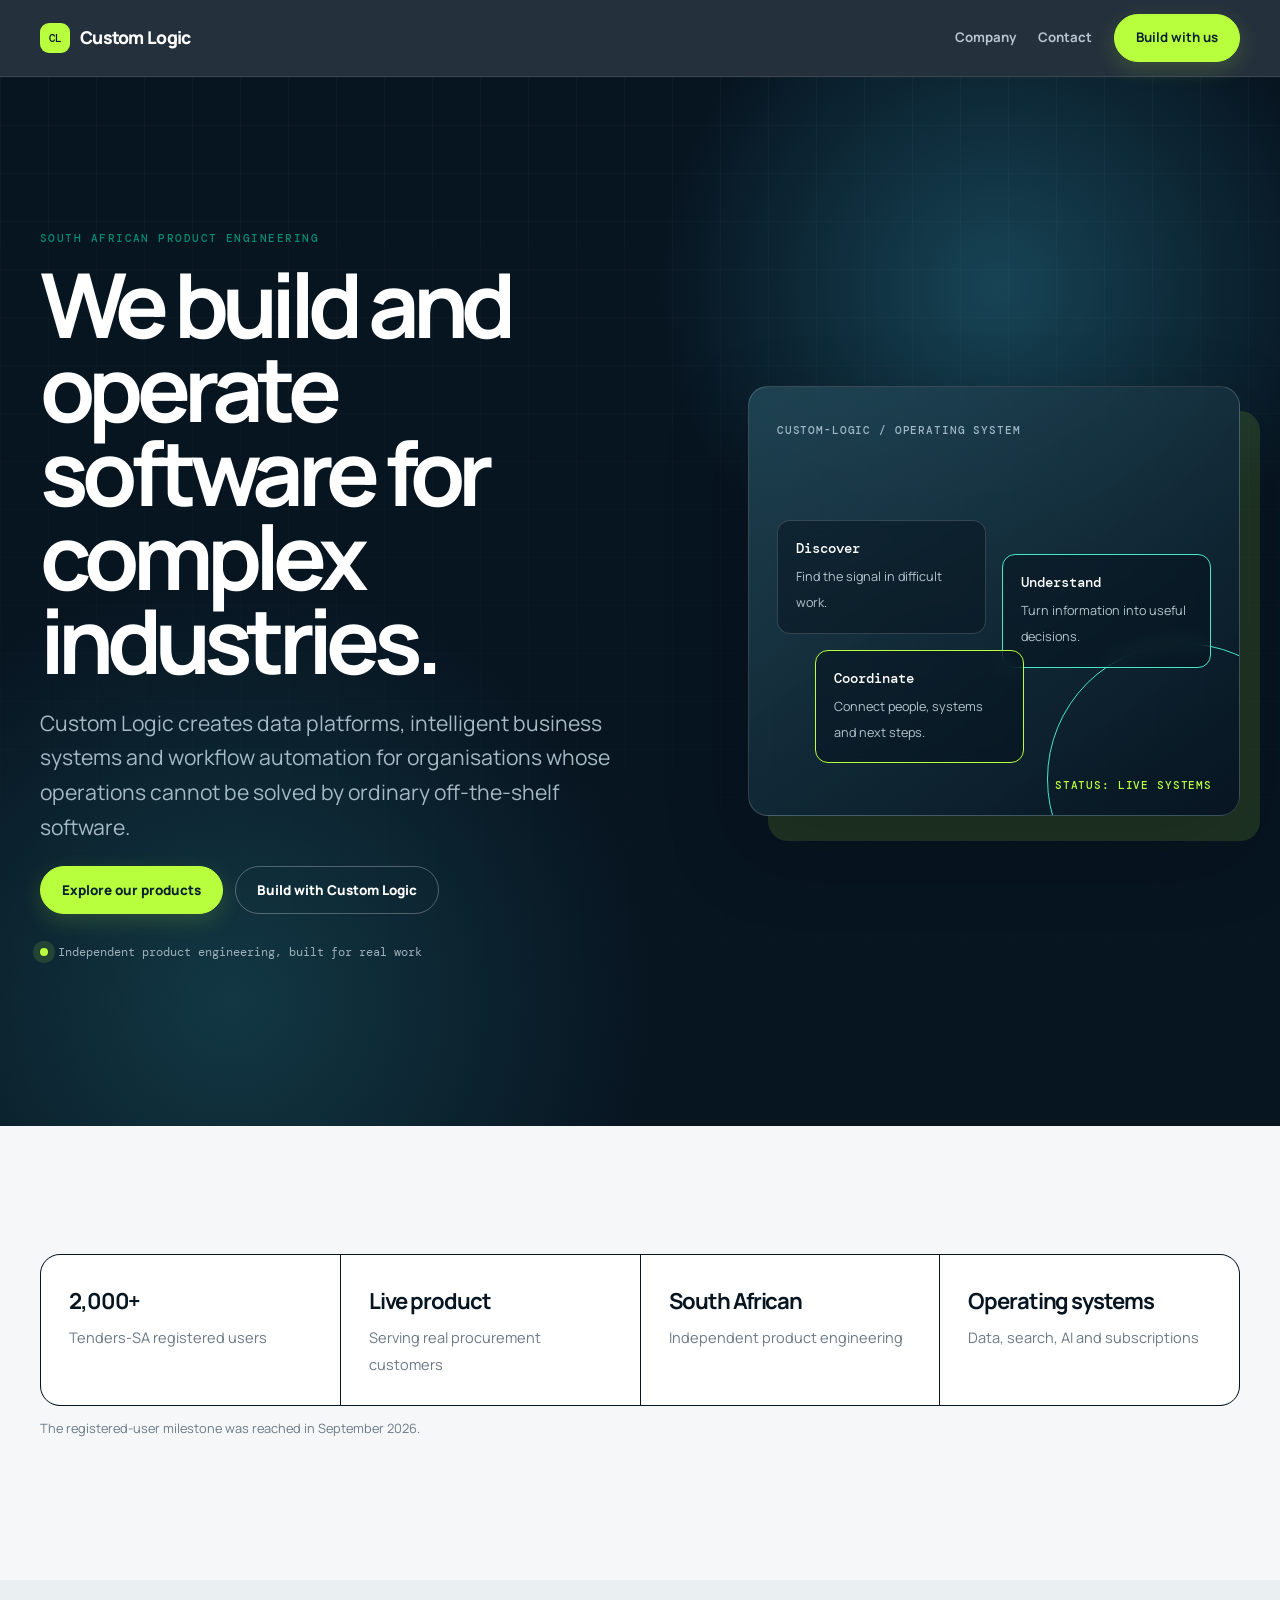
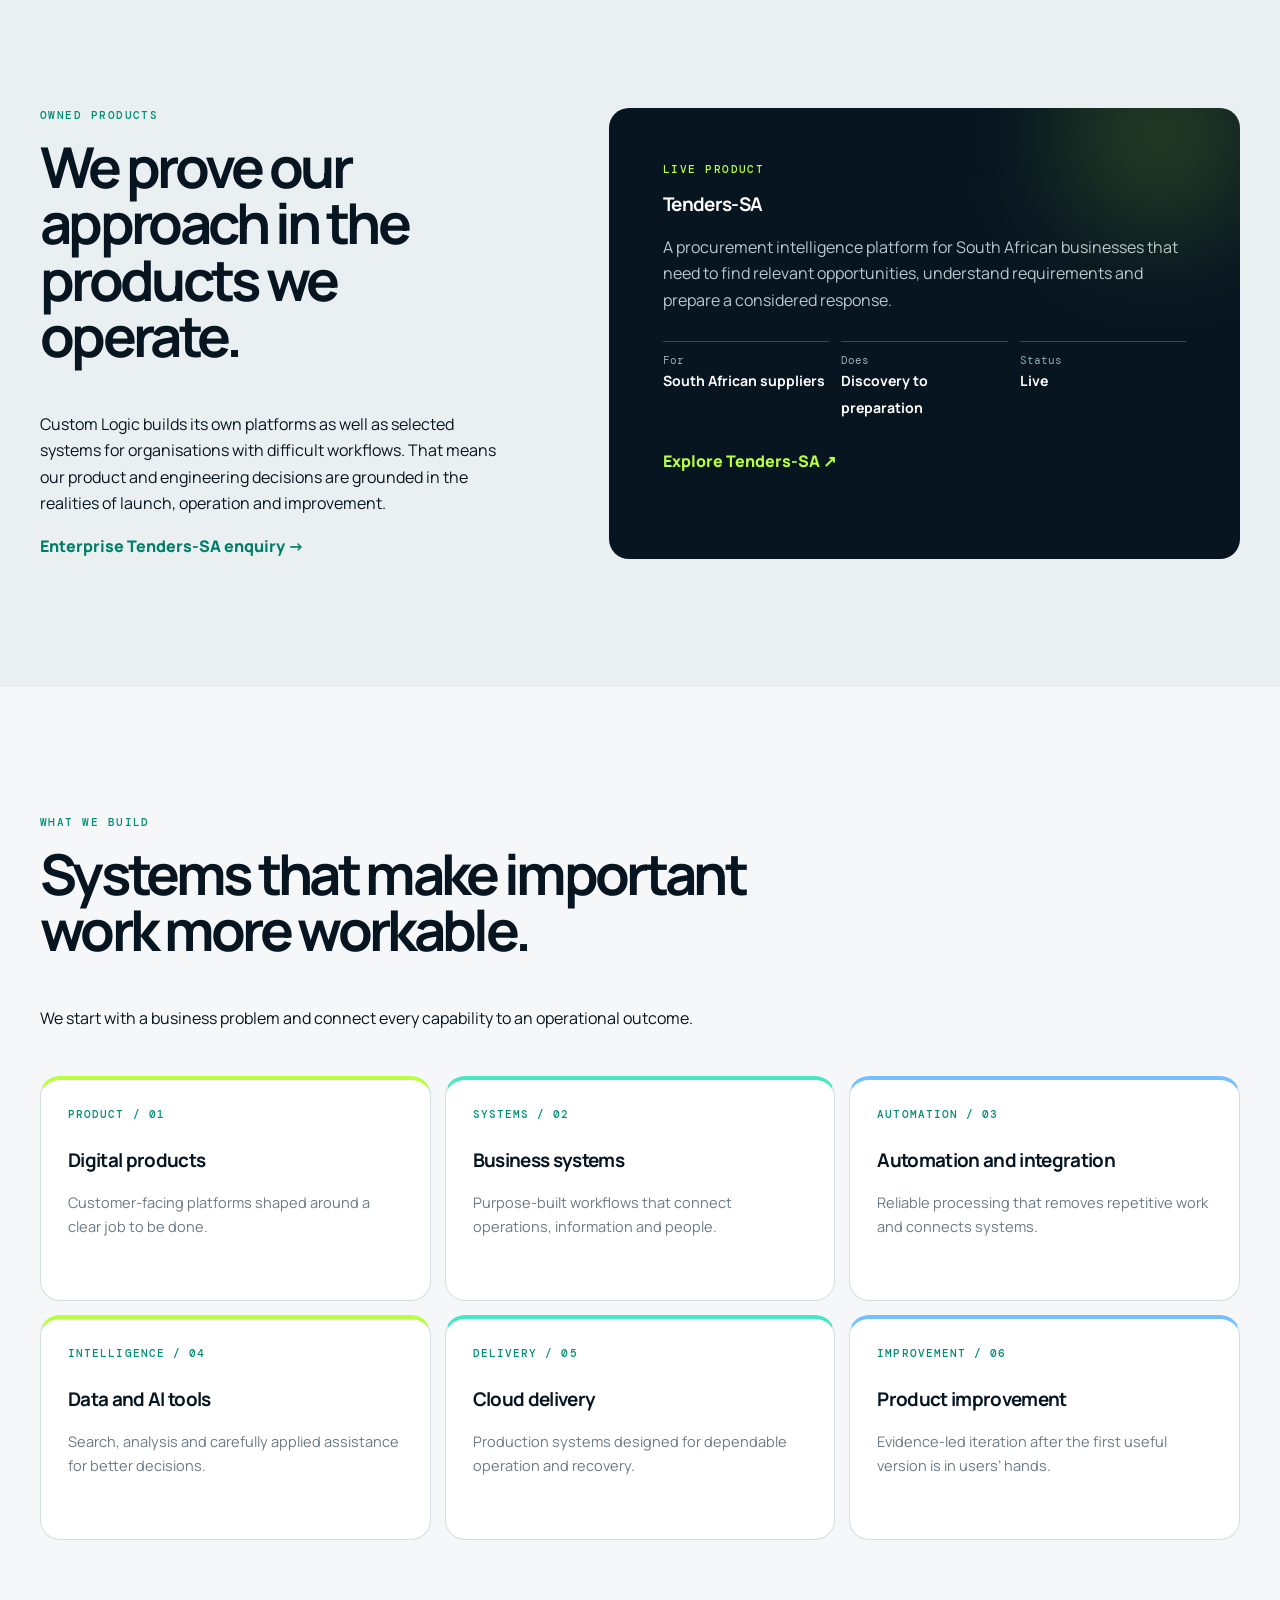
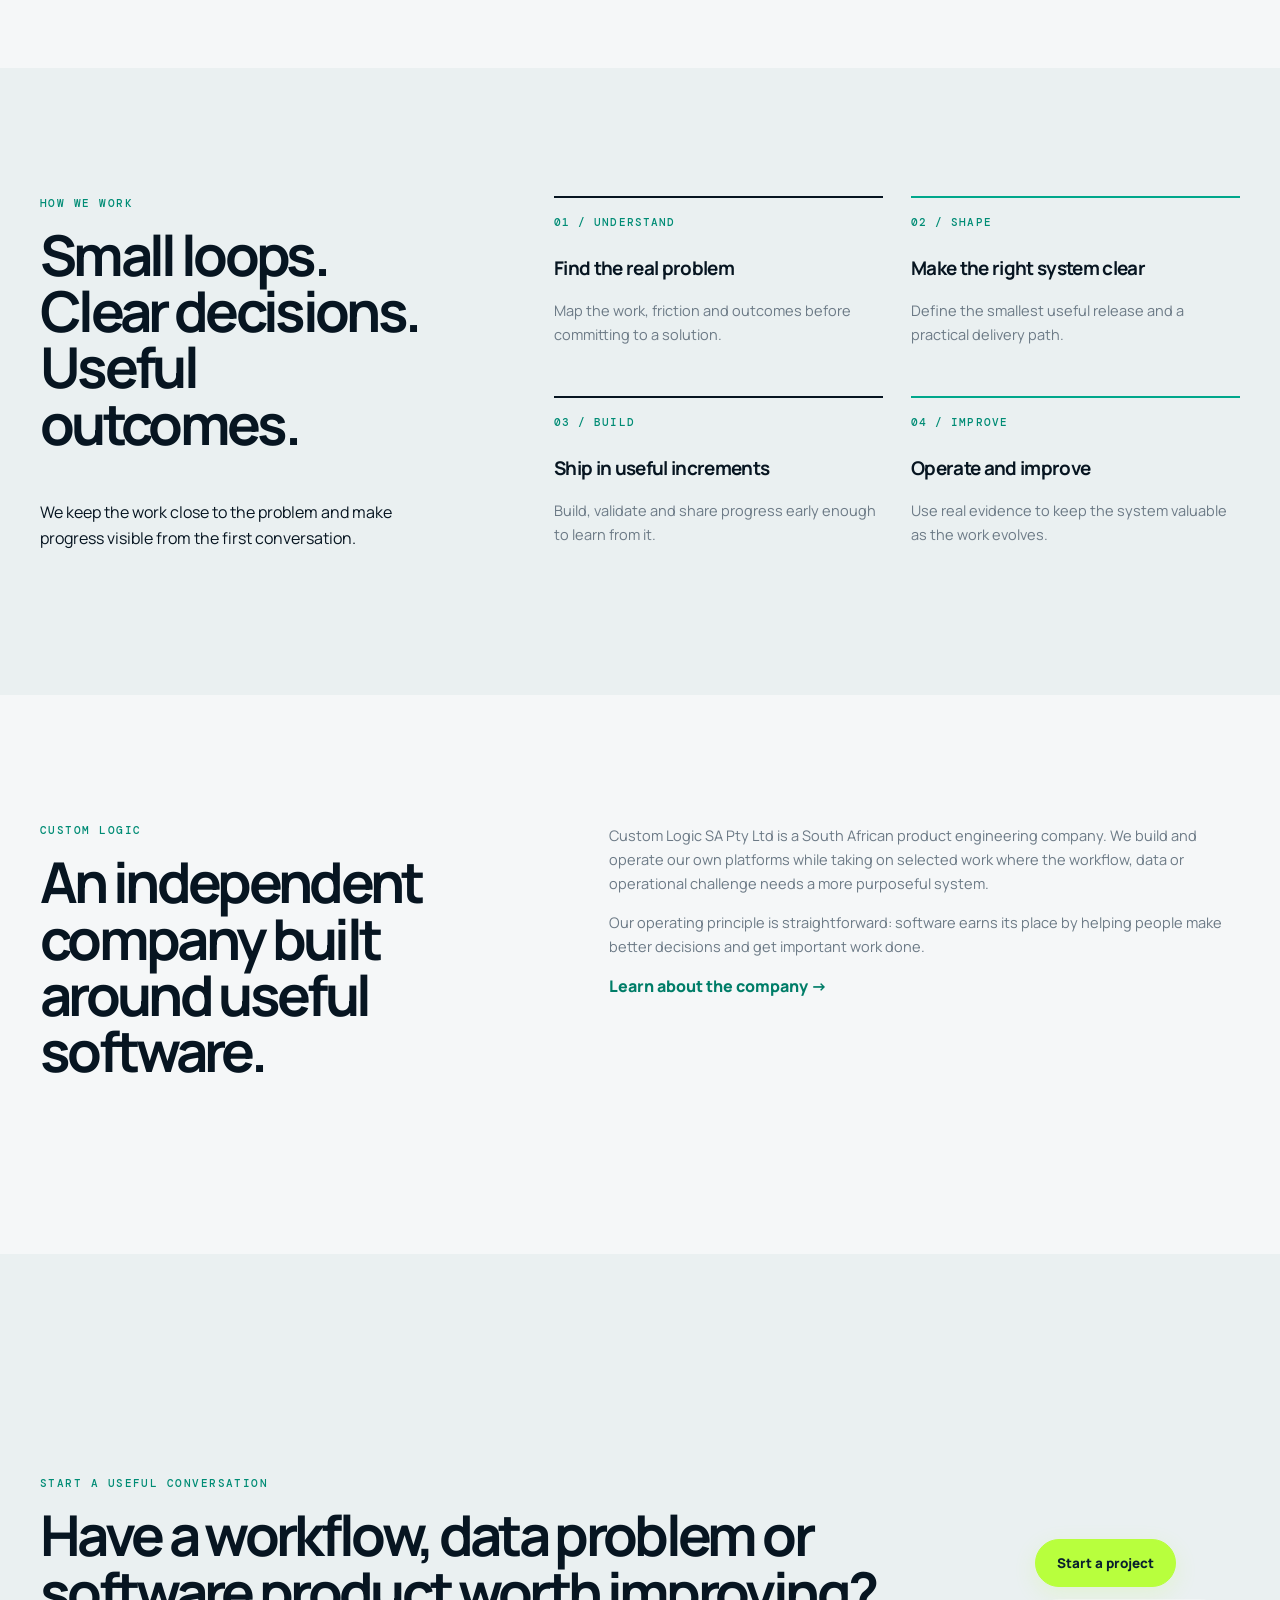
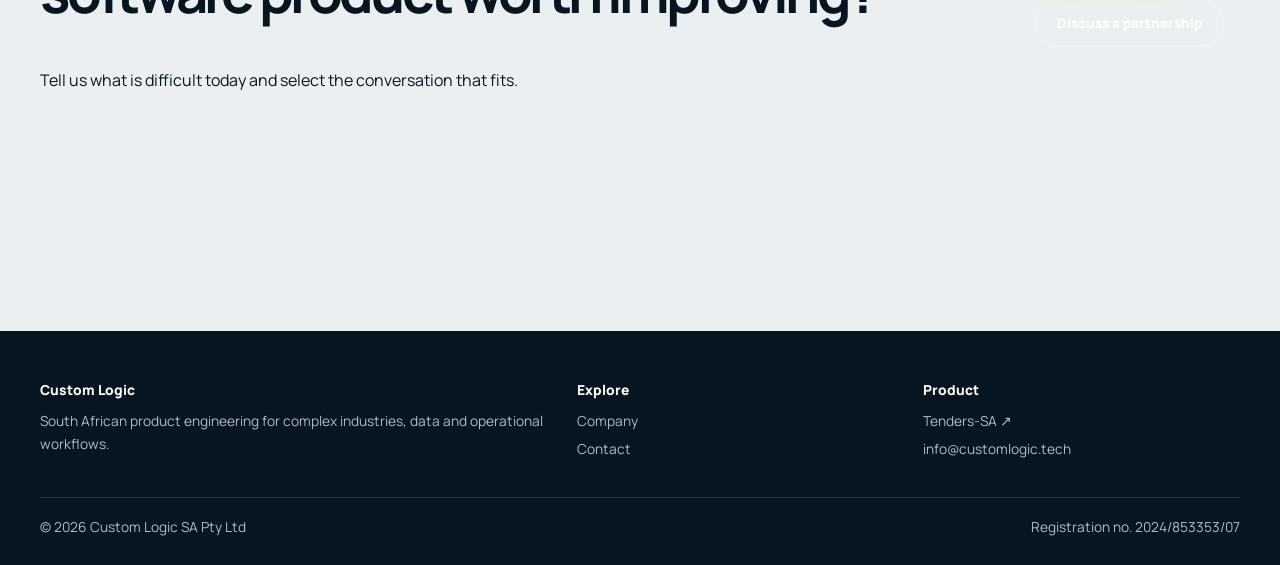
<file: index.html>
<!doctype html><html lang="en"><head><meta charset="utf-8"><meta name="viewport" content="width=device-width,initial-scale=1"><meta name="description" content="Custom Logic builds and operates data platforms, business systems and automation for complex industries."><link rel="canonical" href="https://customlogic.tech/"><meta property="og:title" content="Custom Logic | Software for complex industries"><meta property="og:description" content="A South African product engineering company behind Tenders-SA."><meta property="og:url" content="https://customlogic.tech/"><meta property="og:type" content="website"><title>Custom Logic | Software for complex industries</title><link rel="stylesheet" href="/site.css"><script type="application/ld+json">{"@context":"https://schema.org","@type":"Organization","name":"Custom Logic SA Pty Ltd","url":"https://customlogic.tech/","description":"A South African product engineering company building and operating software for complex industries.","identifier":"2024/853353/07"}</script></head><body><a class="skip-link" href="#main">Skip to content</a><header class="site-header"><div class="wrap nav"><a class="brand" href="/" aria-label="Custom Logic home"><span class="brand-mark">CL</span>Custom Logic</a><button class="menu-button" type="button" data-menu-button aria-controls="primary-navigation" aria-expanded="false">Menu</button><nav id="primary-navigation" class="nav-links" data-menu data-open="false" aria-label="Primary navigation"><a href="/company/">Company</a><a href="/contact/">Contact</a><a class="button" href="/contact/?intent=build-product">Build with us</a></nav></div></header><main id="main"><section class="hero"><div class="wrap hero-grid"><div><p class="eyebrow">South African product engineering</p><h1>We build and operate software for complex industries.</h1><p class="lead">Custom Logic creates data platforms, intelligent business systems and workflow automation for organisations whose operations cannot be solved by ordinary off-the-shelf software.</p><div class="actions"><a class="button" href="#products">Explore our products</a><a class="button secondary" href="/contact/?intent=build-product">Build with Custom Logic</a></div><p class="signal">Independent product engineering, built for real work</p></div><div class="system-map" aria-label="Illustration of a connected product workflow"><span class="map-caption">custom-logic / operating system</span><div class="map-grid"><div class="map-card"><strong>Discover</strong><span>Find the signal in difficult work.</span></div><div class="map-card"><strong>Understand</strong><span>Turn information into useful decisions.</span></div><div class="map-card"><strong>Coordinate</strong><span>Connect people, systems and next steps.</span></div></div><span class="map-status">status: live systems</span></div></div></section><section class="section"><div class="wrap"><div class="proof" aria-label="Company proof"><div class="proof-item"><strong>2,000+</strong><span>Tenders-SA registered users</span></div><div class="proof-item"><strong>Live product</strong><span>Serving real procurement customers</span></div><div class="proof-item"><strong>South African</strong><span>Independent product engineering</span></div><div class="proof-item"><strong>Operating systems</strong><span>Data, search, AI and subscriptions</span></div></div><p class="help" style="margin-top:12px">The registered-user milestone was reached in September 2026.</p></div></section><section id="products" class="section section-muted"><div class="wrap product-preview"><div><p class="eyebrow">Owned products</p><h2>We prove our approach in the products we operate.</h2><p>Custom Logic builds its own platforms as well as selected systems for organisations with difficult workflows. That means our product and engineering decisions are grounded in the realities of launch, operation and improvement.</p><a class="link-arrow" href="/contact/?intent=enterprise-tenders">Enterprise Tenders-SA enquiry →</a></div><article class="product-panel"><p class="eyebrow">Live product</p><h3>Tenders-SA</h3><p>A procurement intelligence platform for South African businesses that need to find relevant opportunities, understand requirements and prepare a considered response.</p><div class="product-meta"><div><span>For</span><strong>South African suppliers</strong></div><div><span>Does</span><strong>Discovery to preparation</strong></div><div><span>Status</span><strong>Live</strong></div></div><a class="link-arrow" href="https://www.tenders-sa.org/" rel="noopener">Explore Tenders-SA ↗</a></article></div></section><section class="section"><div class="wrap"><div class="section-heading"><p class="eyebrow">What we build</p><h2>Systems that make important work more workable.</h2><p>We start with a business problem and connect every capability to an operational outcome.</p></div><div class="card-grid"><article class="card"><span class="card-tag">PRODUCT / 01</span><h3>Digital products</h3><p>Customer-facing platforms shaped around a clear job to be done.</p></article><article class="card"><span class="card-tag">SYSTEMS / 02</span><h3>Business systems</h3><p>Purpose-built workflows that connect operations, information and people.</p></article><article class="card"><span class="card-tag">AUTOMATION / 03</span><h3>Automation and integration</h3><p>Reliable processing that removes repetitive work and connects systems.</p></article><article class="card"><span class="card-tag">INTELLIGENCE / 04</span><h3>Data and AI tools</h3><p>Search, analysis and carefully applied assistance for better decisions.</p></article><article class="card"><span class="card-tag">DELIVERY / 05</span><h3>Cloud delivery</h3><p>Production systems designed for dependable operation and recovery.</p></article><article class="card"><span class="card-tag">IMPROVEMENT / 06</span><h3>Product improvement</h3><p>Evidence-led iteration after the first useful version is in users’ hands.</p></article></div></div></section><section class="section section-muted"><div class="wrap method"><div><p class="eyebrow">How we work</p><h2>Small loops. Clear decisions. Useful outcomes.</h2><p>We keep the work close to the problem and make progress visible from the first conversation.</p></div><div class="steps"><article class="step"><span class="step-num">01 / UNDERSTAND</span><h3>Find the real problem</h3><p>Map the work, friction and outcomes before committing to a solution.</p></article><article class="step"><span class="step-num">02 / SHAPE</span><h3>Make the right system clear</h3><p>Define the smallest useful release and a practical delivery path.</p></article><article class="step"><span class="step-num">03 / BUILD</span><h3>Ship in useful increments</h3><p>Build, validate and share progress early enough to learn from it.</p></article><article class="step"><span class="step-num">04 / IMPROVE</span><h3>Operate and improve</h3><p>Use real evidence to keep the system valuable as the work evolves.</p></article></div></div></section><section class="section"><div class="wrap story"><div><p class="eyebrow">Custom Logic</p><h2>An independent company built around useful software.</h2></div><div class="story-copy"><p>Custom Logic SA Pty Ltd is a South African product engineering company. We build and operate our own platforms while taking on selected work where the workflow, data or operational challenge needs a more purposeful system.</p><p>Our operating principle is straightforward: software earns its place by helping people make better decisions and get important work done.</p><a class="link-arrow" href="/company/">Learn about the company →</a></div></div></section><section class="section section-muted"><div class="wrap cta"><div class="cta-copy"><p class="eyebrow">Start a useful conversation</p><h2>Have a workflow, data problem or software product worth improving?</h2><p>Tell us what is difficult today and select the conversation that fits.</p></div><div class="actions"><a class="button" href="/contact/">Start a project</a><a class="button secondary" href="/contact/?intent=partnership">Discuss a partnership</a></div></div></section></main><footer><div class="wrap footer-grid"><div><span class="footer-title">Custom Logic</span><p>South African product engineering for complex industries, data and operational workflows.</p></div><div><span class="footer-title">Explore</span><a href="/company/">Company</a><a href="/contact/">Contact</a></div><div><span class="footer-title">Product</span><a href="https://www.tenders-sa.org/" rel="noopener">Tenders-SA ↗</a><a href="mailto:info@customlogic.tech">info@customlogic.tech</a></div></div><div class="wrap footer-bottom"><span>© 2026 Custom Logic SA Pty Ltd</span><span>Registration no. 2024/853353/07</span></div></footer><script src="/site.js"></script></body></html>
</file>
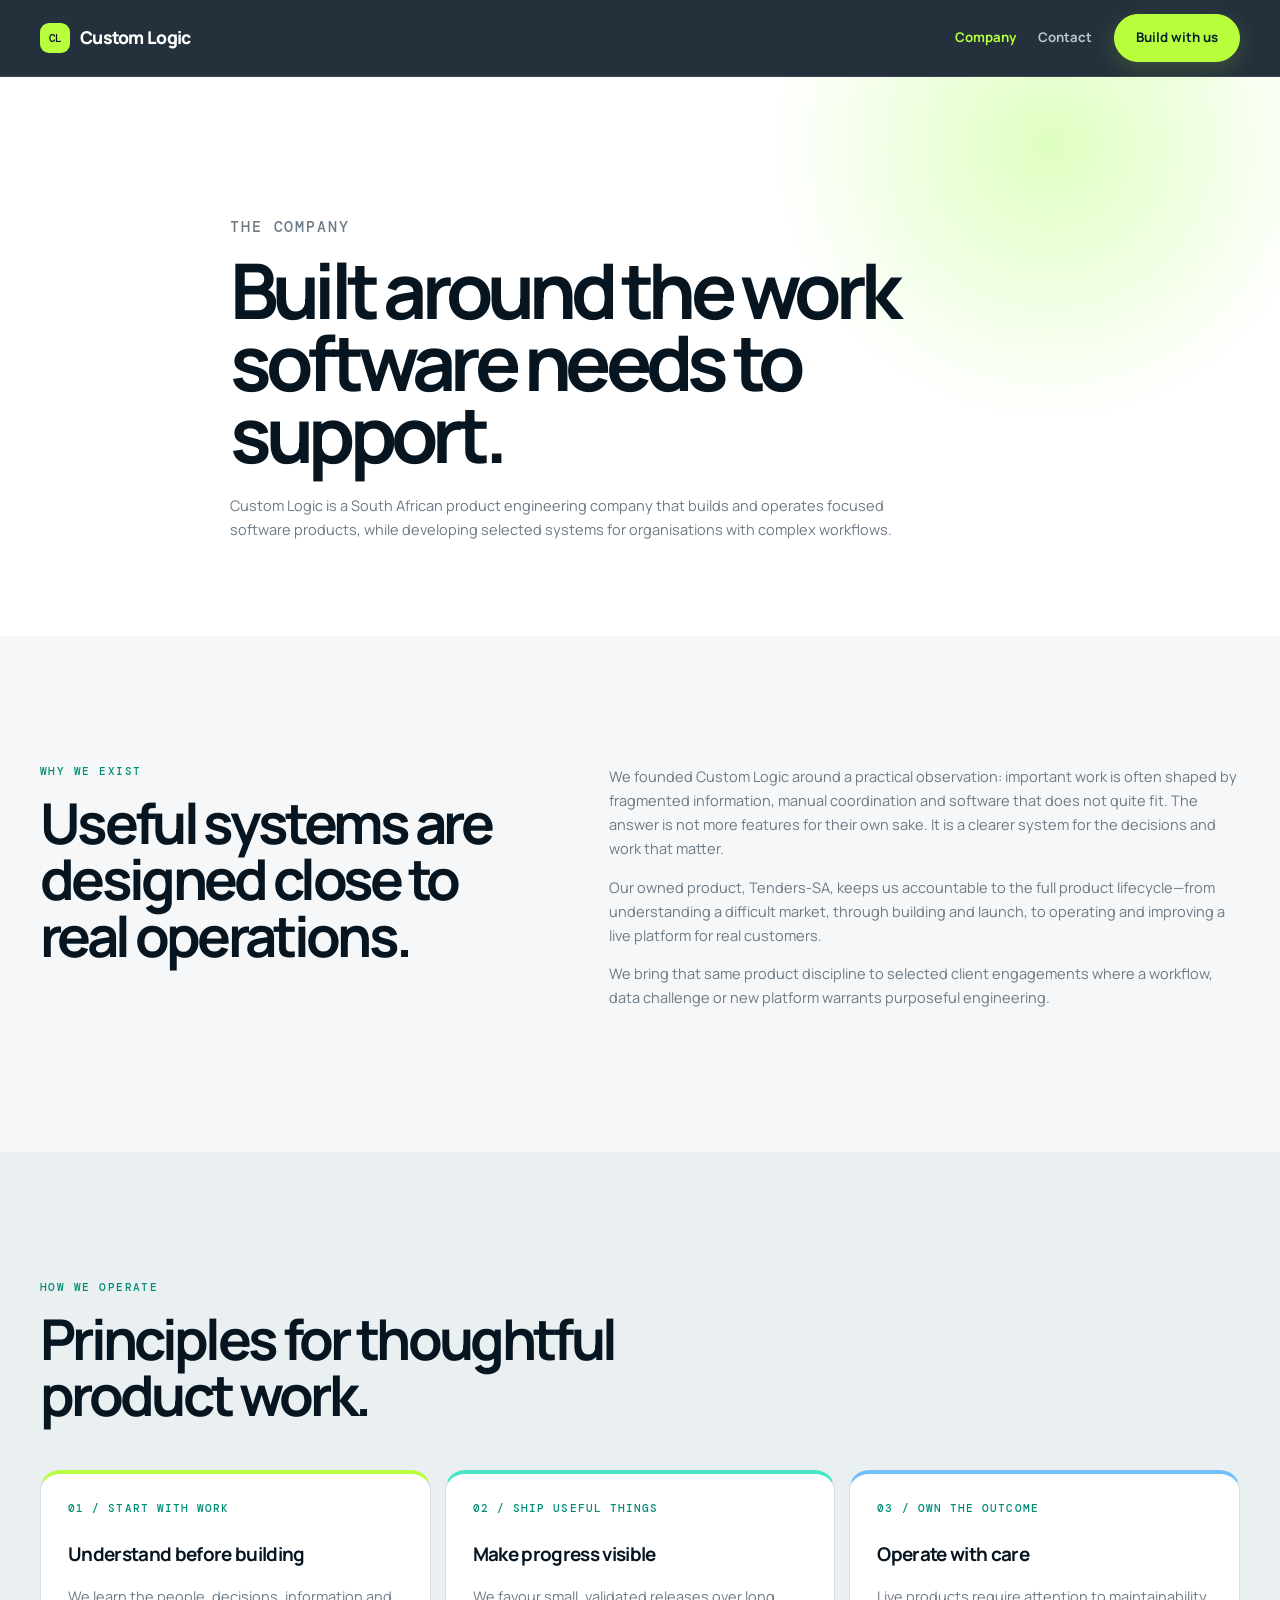
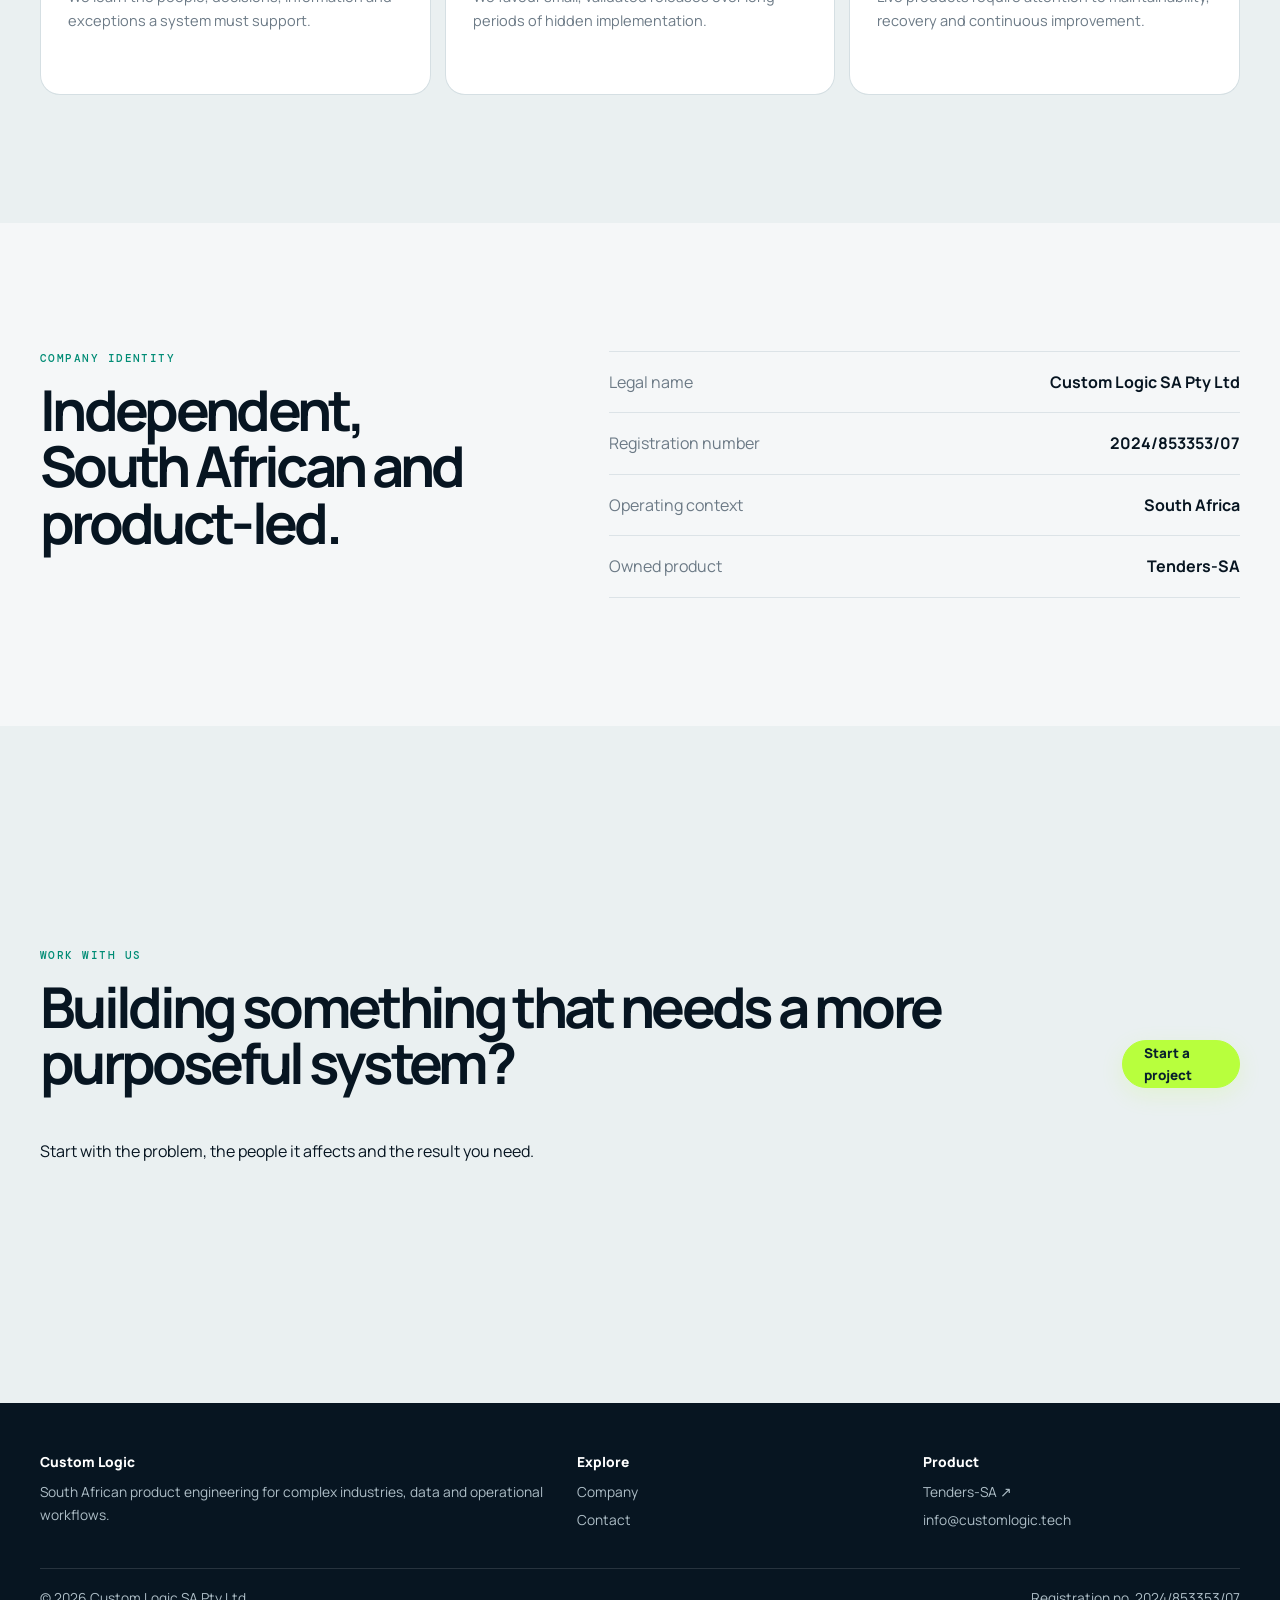
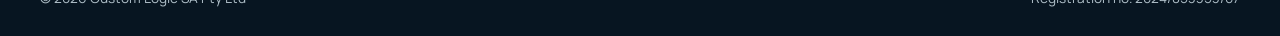
<file: company/index.html>
<!doctype html><html lang="en"><head><meta charset="utf-8"><meta name="viewport" content="width=device-width,initial-scale=1"><meta name="description" content="Learn about Custom Logic, a South African company that builds and operates software for complex workflows."><link rel="canonical" href="https://customlogic.tech/company/"><title>Company | Custom Logic</title><link rel="stylesheet" href="/site.css"></head><body><a class="skip-link" href="#main">Skip to content</a><header class="site-header"><div class="wrap nav"><a class="brand" href="/" aria-label="Custom Logic home"><span class="brand-mark">CL</span>Custom Logic</a><button class="menu-button" type="button" data-menu-button aria-controls="primary-navigation" aria-expanded="false">Menu</button><nav id="primary-navigation" class="nav-links" data-menu data-open="false" aria-label="Primary navigation"><a aria-current="page" href="/company/">Company</a><a href="/contact/">Contact</a><a class="button" href="/contact/?intent=build-product">Build with us</a></nav></div></header><main id="main"><section class="page-hero"><div class="wrap page-intro"><p class="eyebrow">The company</p><h1>Built around the work software needs to support.</h1><p class="lead">Custom Logic is a South African product engineering company that builds and operates focused software products, while developing selected systems for organisations with complex workflows.</p></div></section><section class="section"><div class="wrap story"><div><p class="eyebrow">Why we exist</p><h2>Useful systems are designed close to real operations.</h2></div><div class="story-copy"><p>We founded Custom Logic around a practical observation: important work is often shaped by fragmented information, manual coordination and software that does not quite fit. The answer is not more features for their own sake. It is a clearer system for the decisions and work that matter.</p><p>Our owned product, Tenders-SA, keeps us accountable to the full product lifecycle—from understanding a difficult market, through building and launch, to operating and improving a live platform for real customers.</p><p>We bring that same product discipline to selected client engagements where a workflow, data challenge or new platform warrants purposeful engineering.</p></div></div></section><section class="section section-muted"><div class="wrap"><div class="section-heading"><p class="eyebrow">How we operate</p><h2>Principles for thoughtful product work.</h2></div><div class="card-grid"><article class="card"><span class="card-tag">01 / START WITH WORK</span><h3>Understand before building</h3><p>We learn the people, decisions, information and exceptions a system must support.</p></article><article class="card"><span class="card-tag">02 / SHIP USEFUL THINGS</span><h3>Make progress visible</h3><p>We favour small, validated releases over long periods of hidden implementation.</p></article><article class="card"><span class="card-tag">03 / OWN THE OUTCOME</span><h3>Operate with care</h3><p>Live products require attention to maintainability, recovery and continuous improvement.</p></article></div></div></section><section class="section"><div class="wrap story"><div><p class="eyebrow">Company identity</p><h2>Independent, South African and product-led.</h2></div><div class="company-facts"><div><span>Legal name</span><strong>Custom Logic SA Pty Ltd</strong></div><div><span>Registration number</span><strong>2024/853353/07</strong></div><div><span>Operating context</span><strong>South Africa</strong></div><div><span>Owned product</span><strong>Tenders-SA</strong></div></div></div></section><section class="section section-muted"><div class="wrap cta"><div class="cta-copy"><p class="eyebrow">Work with us</p><h2>Building something that needs a more purposeful system?</h2><p>Start with the problem, the people it affects and the result you need.</p></div><a class="button" href="/contact/?intent=build-product">Start a project</a></div></section></main><footer><div class="wrap footer-grid"><div><span class="footer-title">Custom Logic</span><p>South African product engineering for complex industries, data and operational workflows.</p></div><div><span class="footer-title">Explore</span><a href="/company/">Company</a><a href="/contact/">Contact</a></div><div><span class="footer-title">Product</span><a href="https://www.tenders-sa.org/" rel="noopener">Tenders-SA ↗</a><a href="mailto:info@customlogic.tech">info@customlogic.tech</a></div></div><div class="wrap footer-bottom"><span>© 2026 Custom Logic SA Pty Ltd</span><span>Registration no. 2024/853353/07</span></div></footer><script src="/site.js"></script></body></html>
</file>
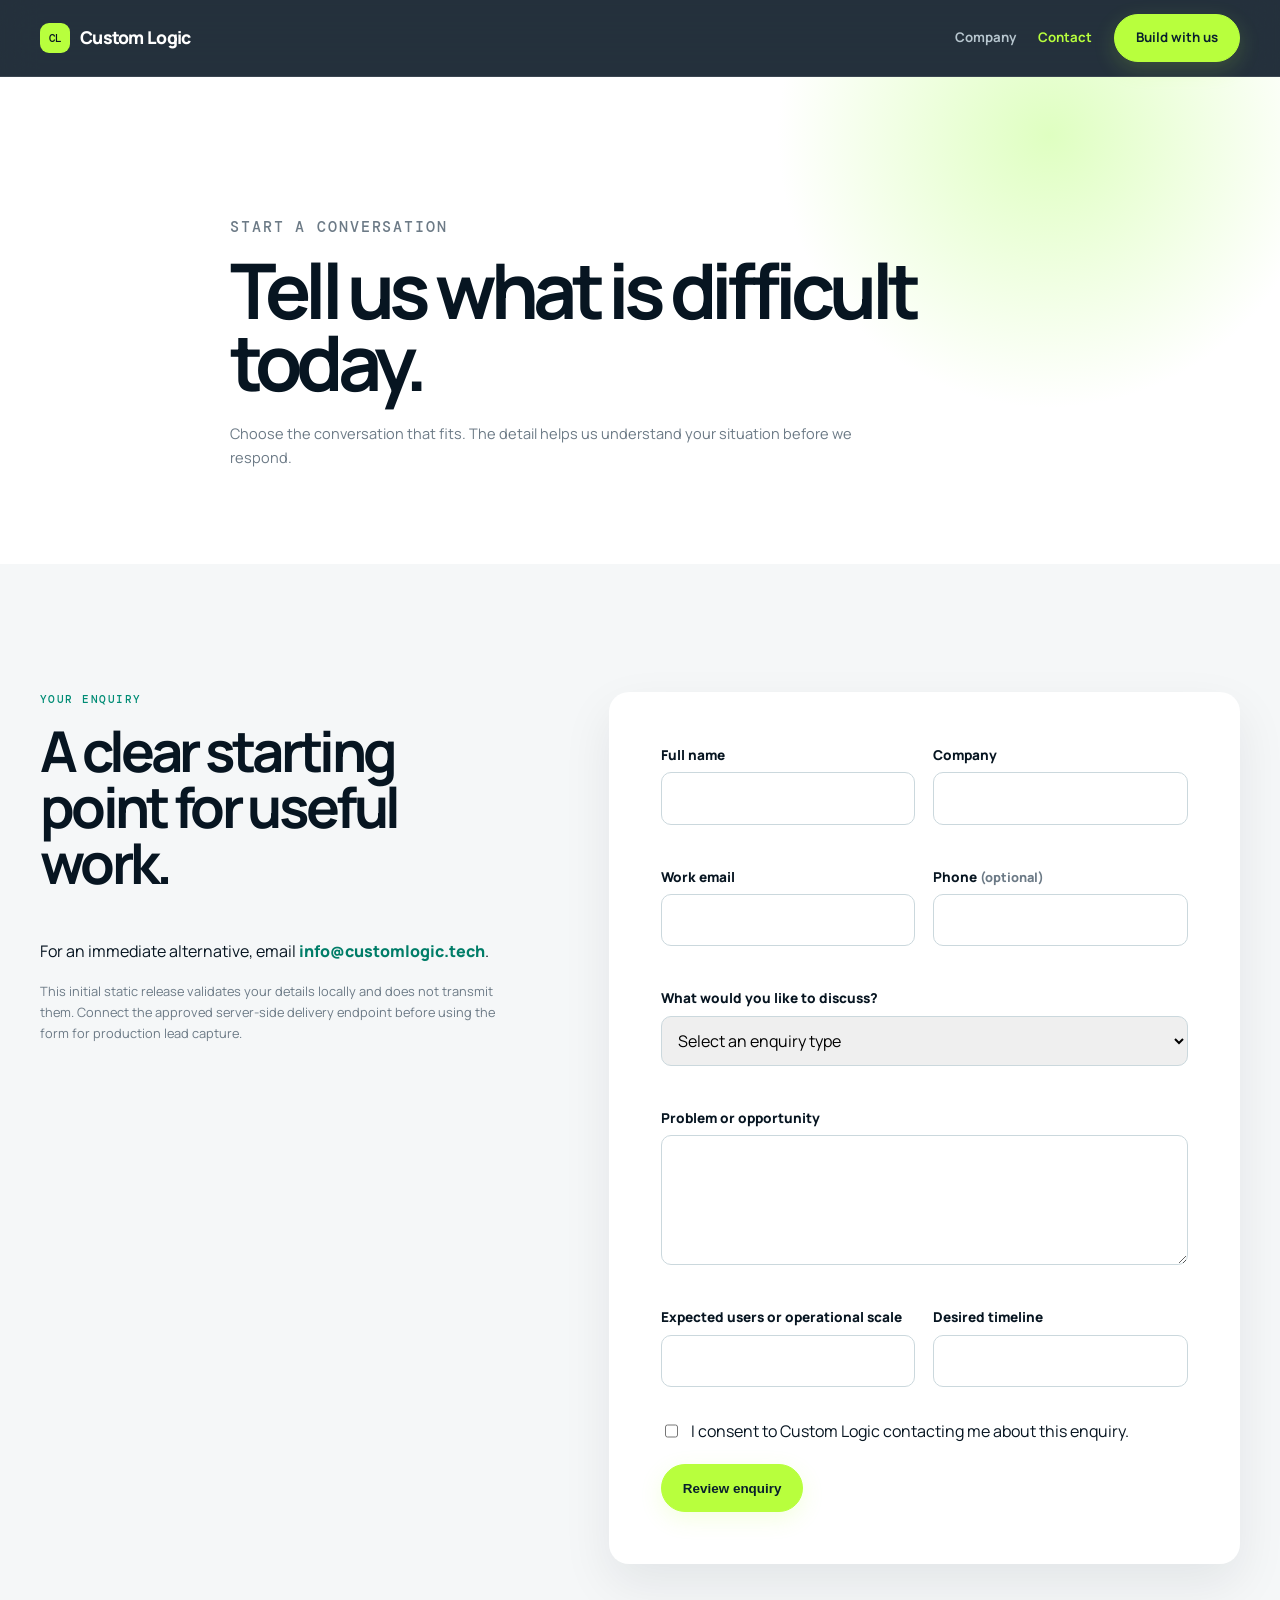
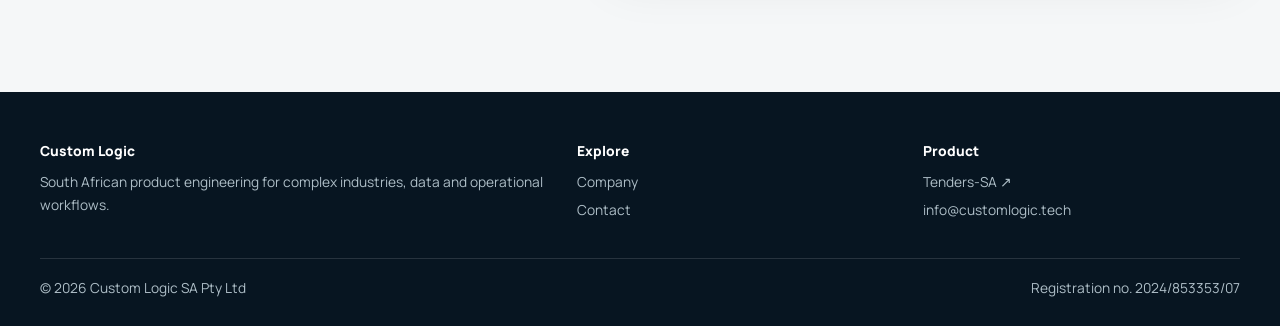
<file: contact/index.html>
<!doctype html><html lang="en"><head><meta charset="utf-8"><meta name="viewport" content="width=device-width,initial-scale=1"><meta name="description" content="Contact Custom Logic about a product, business system, partnership or Enterprise Tenders-SA enquiry."><link rel="canonical" href="https://customlogic.tech/contact/"><title>Contact | Custom Logic</title><link rel="stylesheet" href="/site.css"></head><body><a class="skip-link" href="#main">Skip to content</a><header class="site-header"><div class="wrap nav"><a class="brand" href="/" aria-label="Custom Logic home"><span class="brand-mark">CL</span>Custom Logic</a><button class="menu-button" type="button" data-menu-button aria-controls="primary-navigation" aria-expanded="false">Menu</button><nav id="primary-navigation" class="nav-links" data-menu data-open="false" aria-label="Primary navigation"><a href="/company/">Company</a><a aria-current="page" href="/contact/">Contact</a><a class="button" href="/contact/?intent=build-product">Build with us</a></nav></div></header><main id="main"><section class="page-hero"><div class="wrap page-intro"><p class="eyebrow">Start a conversation</p><h1>Tell us what is difficult today.</h1><p class="lead">Choose the conversation that fits. The detail helps us understand your situation before we respond.</p></div></section><section class="section"><div class="wrap contact-layout"><div><p class="eyebrow">Your enquiry</p><h2>A clear starting point for useful work.</h2><p>For an immediate alternative, email <a class="link-arrow" href="mailto:info@customlogic.tech">info@customlogic.tech</a>.</p><p class="help">This initial static release validates your details locally and does not transmit them. Connect the approved server-side delivery endpoint before using the form for production lead capture.</p></div><form class="form-shell" data-contact-form novalidate><div class="field-grid"><div class="field"><label for="name">Full name</label><input id="name" name="name" autocomplete="name" required><span class="error" id="name-error" aria-live="polite"></span></div><div class="field"><label for="company">Company</label><input id="company" name="company" autocomplete="organization" required><span class="error" id="company-error" aria-live="polite"></span></div><div class="field"><label for="email">Work email</label><input id="email" name="email" type="email" autocomplete="email" required><span class="error" id="email-error" aria-live="polite"></span></div><div class="field"><label for="phone">Phone <span class="help">(optional)</span></label><input id="phone" name="phone" type="tel" autocomplete="tel"><span class="error" id="phone-error" aria-live="polite"></span></div><div class="field full"><label for="intent">What would you like to discuss?</label><select id="intent" name="intent" required><option value="">Select an enquiry type</option><option value="build-product">Build a product</option><option value="improve-system">Improve an existing system</option><option value="partnership">Discuss a partnership</option><option value="enterprise-tenders">Enterprise Tenders-SA enquiry</option><option value="media-investment">Media or investment enquiry</option></select><span class="error" id="intent-error" aria-live="polite"></span></div><div class="field full"><label for="problem">Problem or opportunity</label><textarea id="problem" name="problem" required></textarea><span class="error" id="problem-error" aria-live="polite"></span></div><div class="field"><label for="scale">Expected users or operational scale</label><input id="scale" name="scale" required><span class="error" id="scale-error" aria-live="polite"></span></div><div class="field"><label for="timeline">Desired timeline</label><input id="timeline" name="timeline" required><span class="error" id="timeline-error" aria-live="polite"></span></div></div><label class="checkbox" for="consent"><input id="consent" name="consent" type="checkbox" required><span>I consent to Custom Logic contacting me about this enquiry.</span></label><span class="error" id="consent-error" aria-live="polite"></span><button class="button" type="submit">Review enquiry</button><div class="form-status" data-form-status tabindex="-1" hidden><strong>Your details are ready for review.</strong> This form is not yet connected to a delivery service; please send your enquiry to <a href="mailto:info@customlogic.tech">info@customlogic.tech</a> so we can respond.</div></form></div></section></main><footer><div class="wrap footer-grid"><div><span class="footer-title">Custom Logic</span><p>South African product engineering for complex industries, data and operational workflows.</p></div><div><span class="footer-title">Explore</span><a href="/company/">Company</a><a href="/contact/">Contact</a></div><div><span class="footer-title">Product</span><a href="https://www.tenders-sa.org/" rel="noopener">Tenders-SA ↗</a><a href="mailto:info@customlogic.tech">info@customlogic.tech</a></div></div><div class="wrap footer-bottom"><span>© 2026 Custom Logic SA Pty Ltd</span><span>Registration no. 2024/853353/07</span></div></footer><script src="/site.js"></script></body></html>
</file>
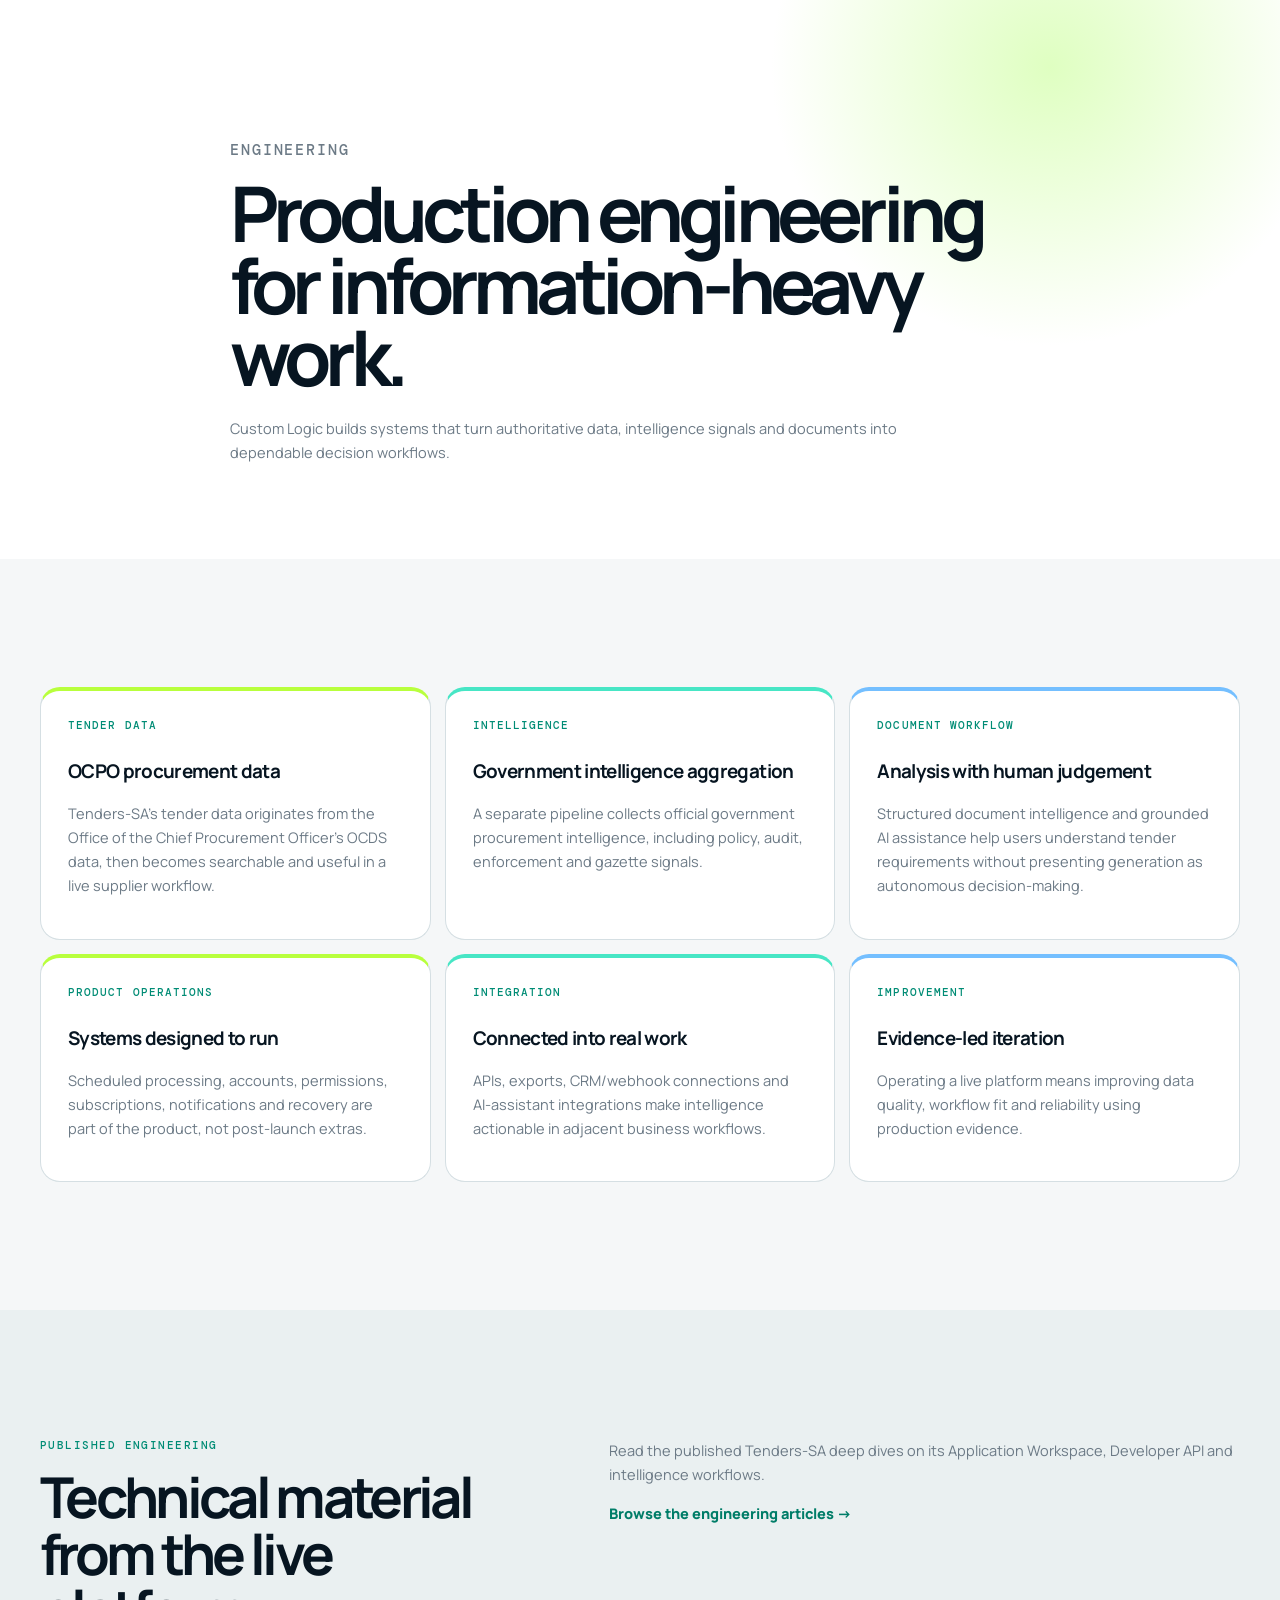
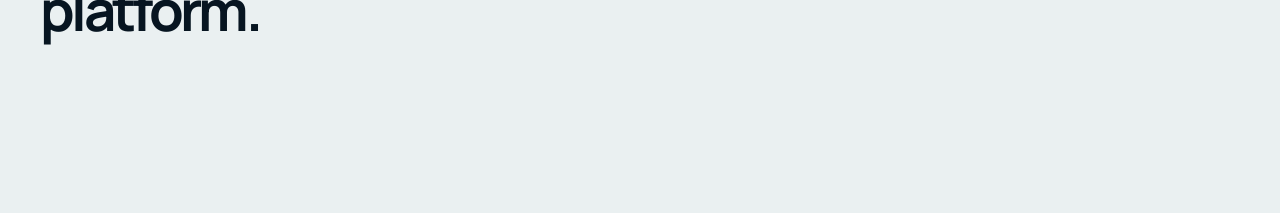
<file: engineering/index.html>
<!doctype html><html lang="en"><head><meta charset="utf-8"><meta name="viewport" content="width=device-width,initial-scale=1"><meta name="description" content="How Custom Logic engineers reliable procurement data, intelligence and AI-assisted workflow systems."><link rel="canonical" href="https://customlogic.tech/engineering/"><title>Engineering | Custom Logic</title><link rel="stylesheet" href="/site.css"></head><body><main><section class="page-hero"><div class="wrap page-intro"><p class="eyebrow">Engineering</p><h1>Production engineering for information-heavy work.</h1><p class="lead">Custom Logic builds systems that turn authoritative data, intelligence signals and documents into dependable decision workflows.</p></div></section><section class="section"><div class="wrap card-grid"><article class="card"><span class="card-tag">TENDER DATA</span><h3>OCPO procurement data</h3><p>Tenders-SA’s tender data originates from the Office of the Chief Procurement Officer’s OCDS data, then becomes searchable and useful in a live supplier workflow.</p></article><article class="card"><span class="card-tag">INTELLIGENCE</span><h3>Government intelligence aggregation</h3><p>A separate pipeline collects official government procurement intelligence, including policy, audit, enforcement and gazette signals.</p></article><article class="card"><span class="card-tag">DOCUMENT WORKFLOW</span><h3>Analysis with human judgement</h3><p>Structured document intelligence and grounded AI assistance help users understand tender requirements without presenting generation as autonomous decision-making.</p></article><article class="card"><span class="card-tag">PRODUCT OPERATIONS</span><h3>Systems designed to run</h3><p>Scheduled processing, accounts, permissions, subscriptions, notifications and recovery are part of the product, not post-launch extras.</p></article><article class="card"><span class="card-tag">INTEGRATION</span><h3>Connected into real work</h3><p>APIs, exports, CRM/webhook connections and AI-assistant integrations make intelligence actionable in adjacent business workflows.</p></article><article class="card"><span class="card-tag">IMPROVEMENT</span><h3>Evidence-led iteration</h3><p>Operating a live platform means improving data quality, workflow fit and reliability using production evidence.</p></article></div></section><section class="section section-muted"><div class="wrap story"><div><p class="eyebrow">Published engineering</p><h2>Technical material from the live platform.</h2></div><div class="story-copy"><p>Read the published Tenders-SA deep dives on its Application Workspace, Developer API and intelligence workflows.</p><p><a class="link-arrow" href="/insights/tenders-sa-engineering.html">Browse the engineering articles →</a></p></div></div></section></main></body></html>
</file>
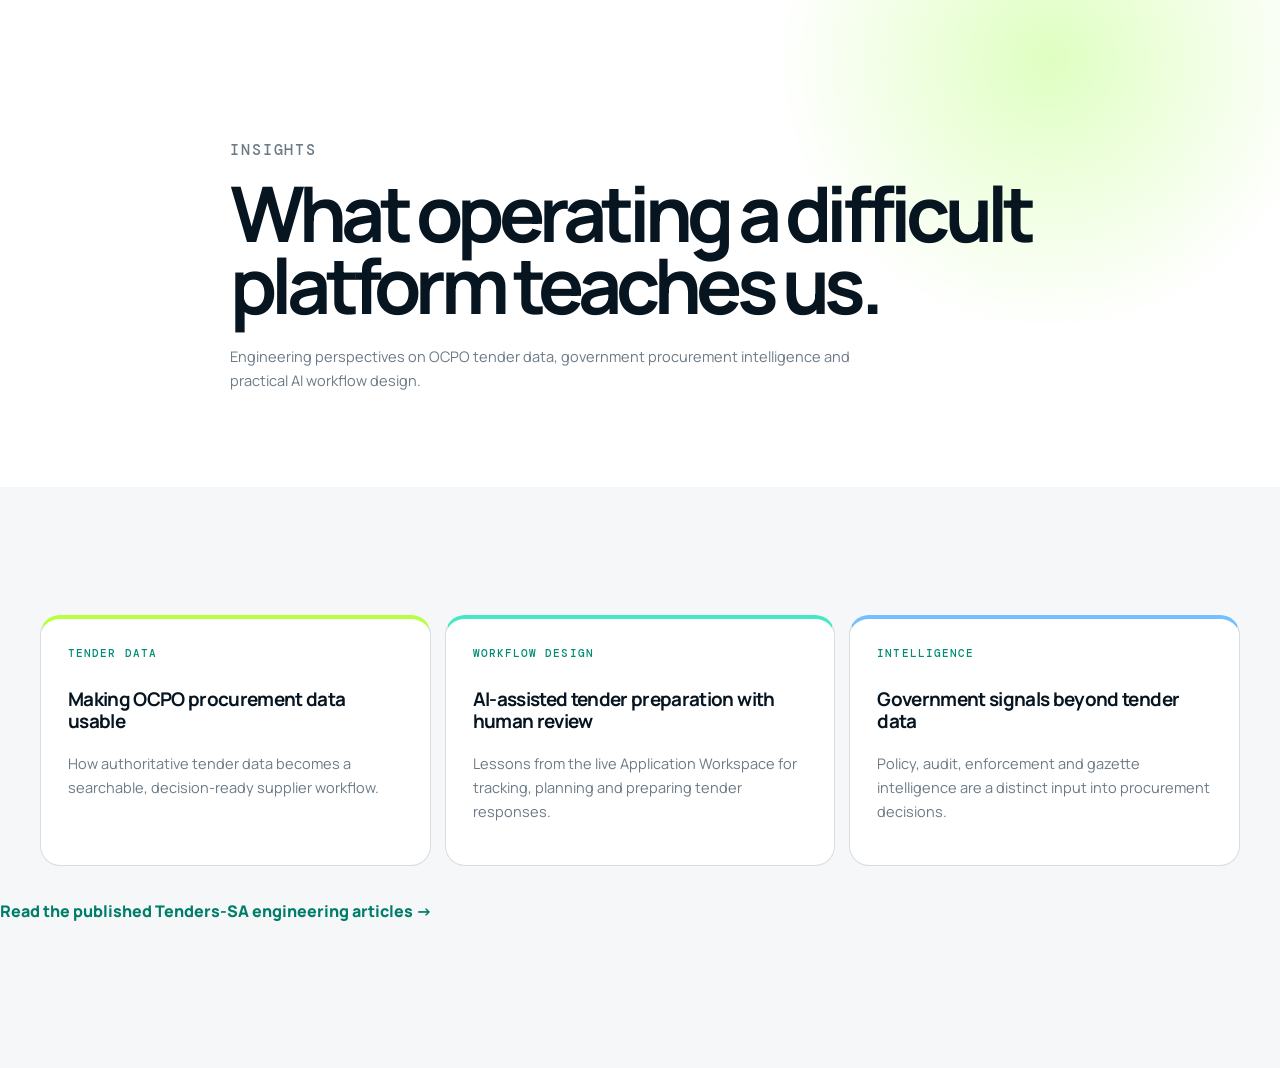
<file: insights/index.html>
<!doctype html><html lang="en"><head><meta charset="utf-8"><meta name="viewport" content="width=device-width,initial-scale=1"><meta name="description" content="Engineering insights from Custom Logic and the live Tenders-SA platform."><link rel="canonical" href="https://customlogic.tech/insights/"><title>Insights | Custom Logic</title><link rel="stylesheet" href="/site.css"></head><body><main><section class="page-hero"><div class="wrap page-intro"><p class="eyebrow">Insights</p><h1>What operating a difficult platform teaches us.</h1><p class="lead">Engineering perspectives on OCPO tender data, government procurement intelligence and practical AI workflow design.</p></div></section><section class="section"><div class="wrap card-grid"><article class="card"><span class="card-tag">TENDER DATA</span><h3>Making OCPO procurement data usable</h3><p>How authoritative tender data becomes a searchable, decision-ready supplier workflow.</p></article><article class="card"><span class="card-tag">WORKFLOW DESIGN</span><h3>AI-assisted tender preparation with human review</h3><p>Lessons from the live Application Workspace for tracking, planning and preparing tender responses.</p></article><article class="card"><span class="card-tag">INTELLIGENCE</span><h3>Government signals beyond tender data</h3><p>Policy, audit, enforcement and gazette intelligence are a distinct input into procurement decisions.</p></article></div><p style="margin-top:32px"><a class="link-arrow" href="/insights/tenders-sa-engineering.html">Read the published Tenders-SA engineering articles →</a></p></div></section></main></body></html>
</file>
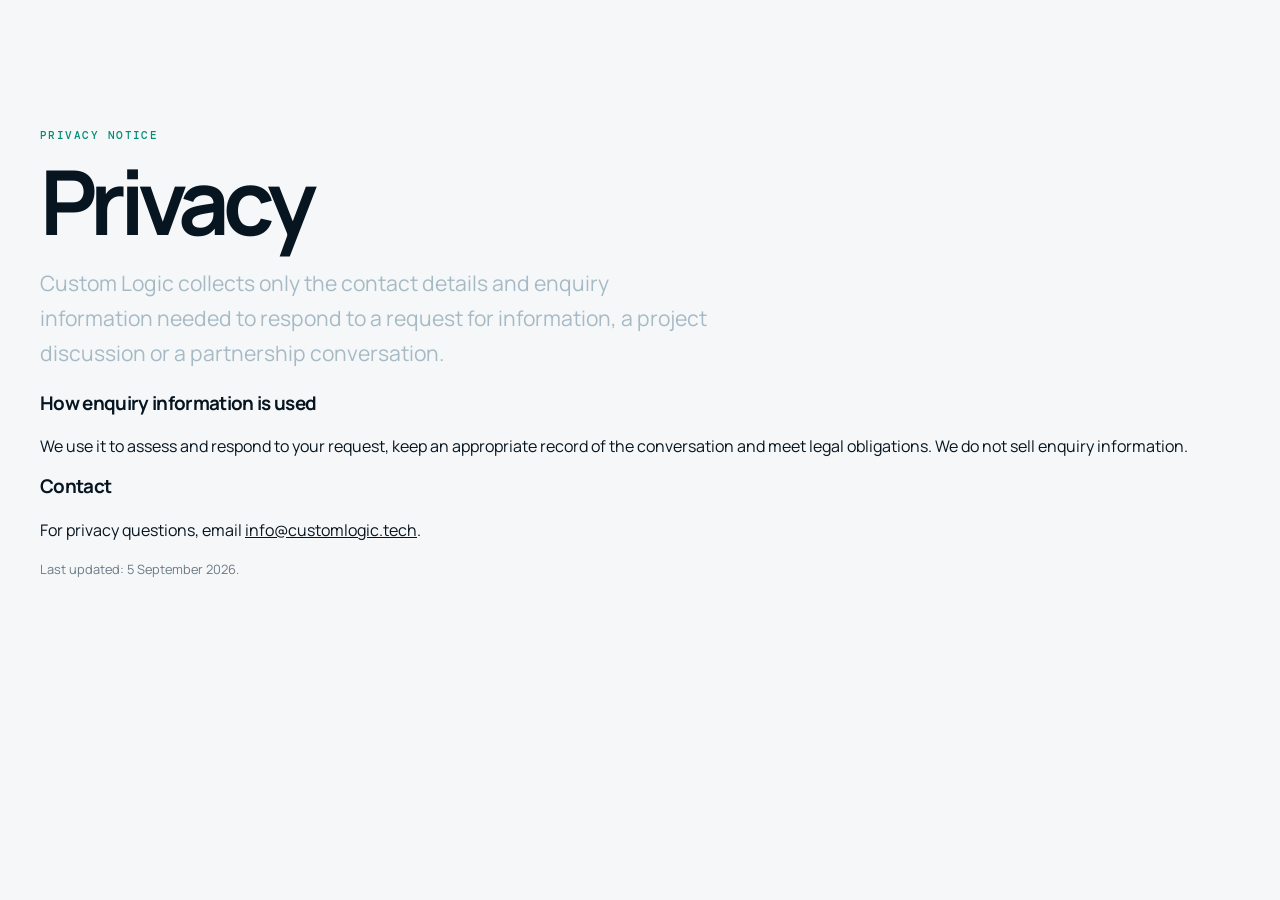
<file: privacy/index.html>
<!doctype html><html lang="en"><head><meta charset="utf-8"><meta name="viewport" content="width=device-width,initial-scale=1"><meta name="description" content="Custom Logic privacy notice."><link rel="canonical" href="https://customlogic.tech/privacy/"><title>Privacy | Custom Logic</title><link rel="stylesheet" href="/site.css"></head><body><main class="wrap section"><p class="eyebrow">Privacy notice</p><h1>Privacy</h1><p class="lead">Custom Logic collects only the contact details and enquiry information needed to respond to a request for information, a project discussion or a partnership conversation.</p><h3>How enquiry information is used</h3><p>We use it to assess and respond to your request, keep an appropriate record of the conversation and meet legal obligations. We do not sell enquiry information.</p><h3>Contact</h3><p>For privacy questions, email <a href="mailto:info@customlogic.tech">info@customlogic.tech</a>.</p><p class="help">Last updated: 5 September 2026.</p></main></body></html>
</file>
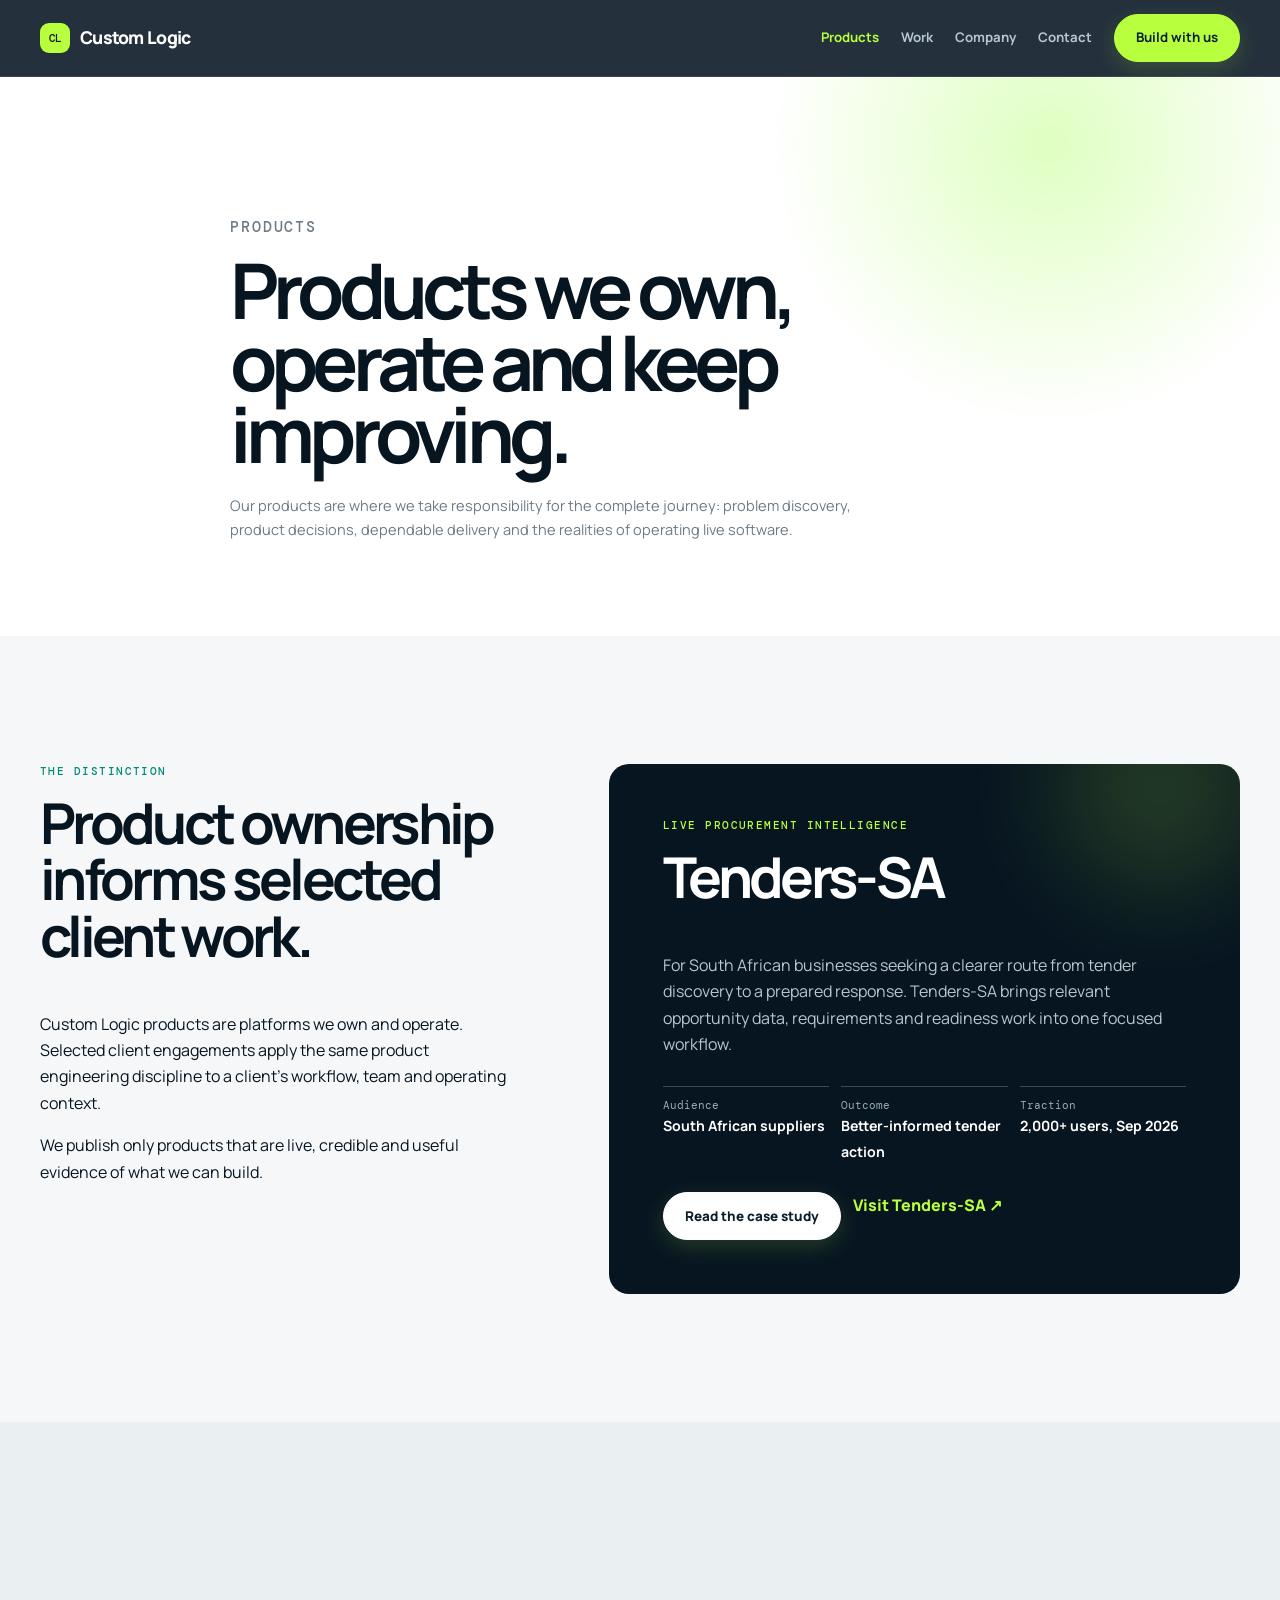
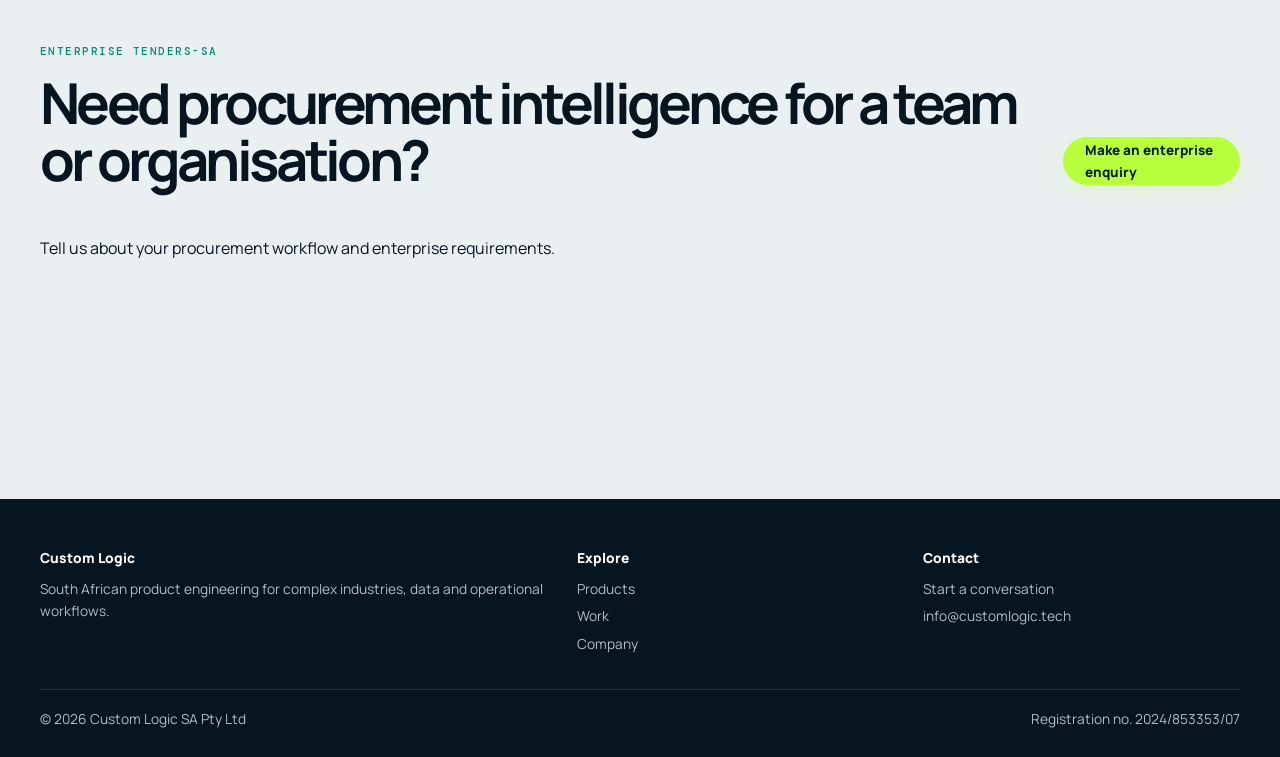
<file: products/index.html>
<!doctype html><html lang="en"><head><meta charset="utf-8"><meta name="viewport" content="width=device-width,initial-scale=1"><meta name="description" content="Products owned and operated by Custom Logic, including the live Tenders-SA procurement intelligence platform."><link rel="canonical" href="https://customlogic.tech/products/"><title>Products | Custom Logic</title><link rel="stylesheet" href="/site.css"><script type="application/ld+json">{"@context":"https://schema.org","@type":"Product","name":"Tenders-SA","url":"https://www.tenders-sa.org/","description":"A live procurement intelligence platform for South African suppliers."}</script></head><body><a class="skip-link" href="#main">Skip to content</a><header class="site-header"><div class="wrap nav"><a class="brand" href="/"><span class="brand-mark">CL</span>Custom Logic</a><button class="menu-button" type="button" data-menu-button aria-controls="primary-navigation" aria-expanded="false">Menu</button><nav id="primary-navigation" class="nav-links" data-menu data-open="false" aria-label="Primary navigation"><a aria-current="page" href="/products/">Products</a><a href="/work/">Work</a><a href="/company/">Company</a><a href="/contact/">Contact</a><a class="button" href="/contact/?intent=build-product">Build with us</a></nav></div></header><main id="main"><section class="page-hero"><div class="wrap page-intro"><p class="eyebrow">Products</p><h1>Products we own, operate and keep improving.</h1><p class="lead">Our products are where we take responsibility for the complete journey: problem discovery, product decisions, dependable delivery and the realities of operating live software.</p></div></section><section class="section"><div class="wrap product-preview"><div><p class="eyebrow">The distinction</p><h2>Product ownership informs selected client work.</h2><p>Custom Logic products are platforms we own and operate. Selected client engagements apply the same product engineering discipline to a client’s workflow, team and operating context.</p><p>We publish only products that are live, credible and useful evidence of what we can build.</p></div><article class="product-panel"><p class="eyebrow">Live procurement intelligence</p><h2>Tenders-SA</h2><p>For South African businesses seeking a clearer route from tender discovery to a prepared response. Tenders-SA brings relevant opportunity data, requirements and readiness work into one focused workflow.</p><div class="product-meta"><div><span>Audience</span><strong>South African suppliers</strong></div><div><span>Outcome</span><strong>Better-informed tender action</strong></div><div><span>Traction</span><strong>2,000+ users, Sep 2026</strong></div></div><div class="actions"><a class="button light" href="/work/tenders-sa/">Read the case study</a><a class="link-arrow" href="https://www.tenders-sa.org/" rel="noopener">Visit Tenders-SA ↗</a></div></article></div></section><section class="section section-muted"><div class="wrap cta"><div class="cta-copy"><p class="eyebrow">Enterprise Tenders-SA</p><h2>Need procurement intelligence for a team or organisation?</h2><p>Tell us about your procurement workflow and enterprise requirements.</p></div><a class="button" href="/contact/?intent=enterprise-tenders">Make an enterprise enquiry</a></div></section></main><footer><div class="wrap footer-grid"><div><span class="footer-title">Custom Logic</span><p>South African product engineering for complex industries, data and operational workflows.</p></div><div><span class="footer-title">Explore</span><a href="/products/">Products</a><a href="/work/">Work</a><a href="/company/">Company</a></div><div><span class="footer-title">Contact</span><a href="/contact/">Start a conversation</a><a href="mailto:info@customlogic.tech">info@customlogic.tech</a></div></div><div class="wrap footer-bottom"><span>© 2026 Custom Logic SA Pty Ltd</span><span>Registration no. 2024/853353/07</span></div></footer><script src="/site.js"></script></body></html>
</file>
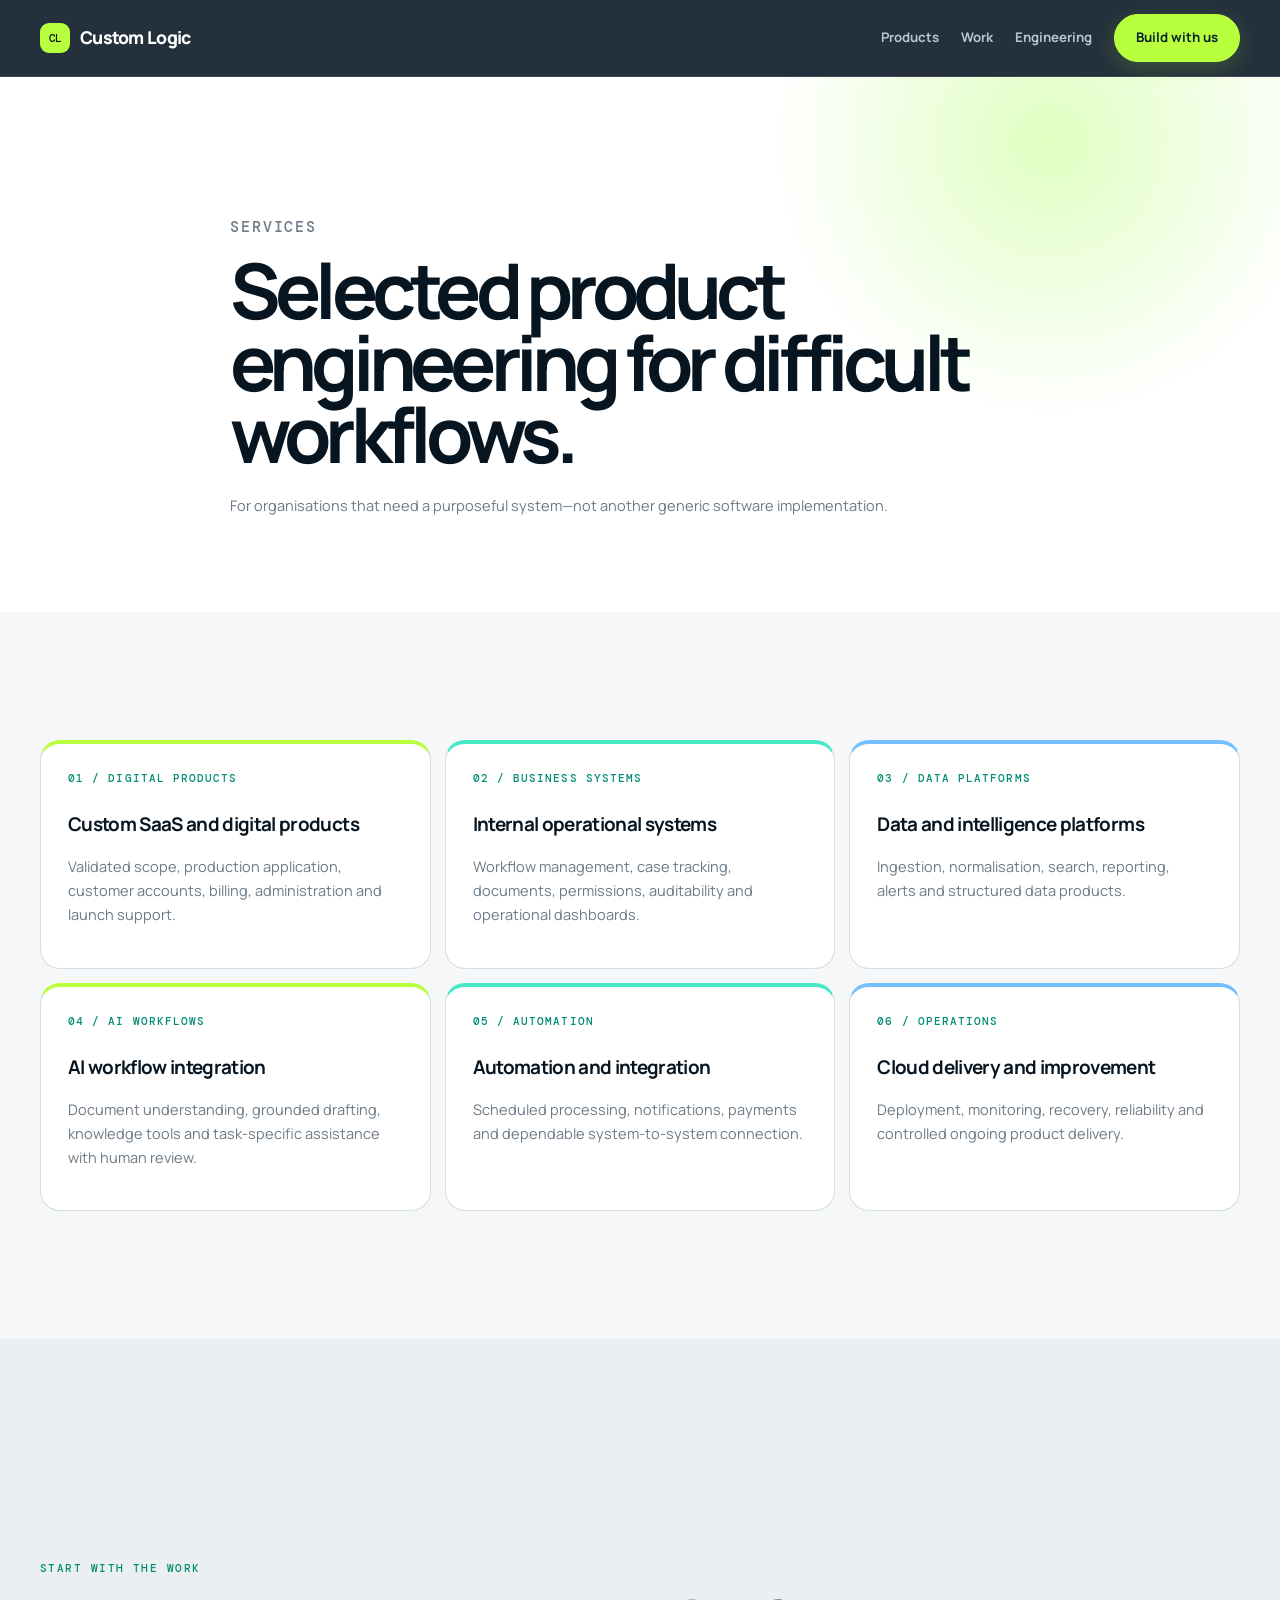
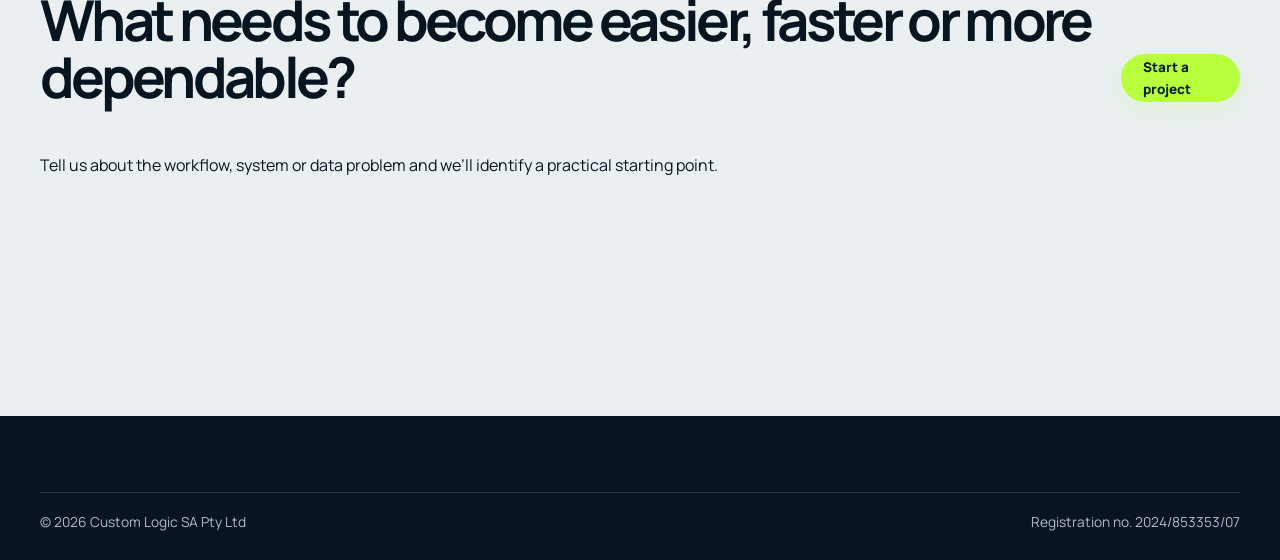
<file: services/index.html>
<!doctype html><html lang="en"><head><meta charset="utf-8"><meta name="viewport" content="width=device-width,initial-scale=1"><meta name="description" content="Custom Logic builds custom SaaS products, data platforms, business systems, AI workflows and integrations."><link rel="canonical" href="https://customlogic.tech/services/"><title>Services | Custom Logic</title><link rel="stylesheet" href="/site.css"></head><body><header class="site-header"><div class="wrap nav"><a class="brand" href="/"><span class="brand-mark">CL</span>Custom Logic</a><nav class="nav-links"><a href="/products/">Products</a><a href="/work/">Work</a><a href="/engineering/">Engineering</a><a class="button" href="/contact/">Build with us</a></nav></div></header><main><section class="page-hero"><div class="wrap page-intro"><p class="eyebrow">Services</p><h1>Selected product engineering for difficult workflows.</h1><p class="lead">For organisations that need a purposeful system—not another generic software implementation.</p></div></section><section class="section"><div class="wrap card-grid"><article class="card"><span class="card-tag">01 / DIGITAL PRODUCTS</span><h3>Custom SaaS and digital products</h3><p>Validated scope, production application, customer accounts, billing, administration and launch support.</p></article><article class="card"><span class="card-tag">02 / BUSINESS SYSTEMS</span><h3>Internal operational systems</h3><p>Workflow management, case tracking, documents, permissions, auditability and operational dashboards.</p></article><article class="card"><span class="card-tag">03 / DATA PLATFORMS</span><h3>Data and intelligence platforms</h3><p>Ingestion, normalisation, search, reporting, alerts and structured data products.</p></article><article class="card"><span class="card-tag">04 / AI WORKFLOWS</span><h3>AI workflow integration</h3><p>Document understanding, grounded drafting, knowledge tools and task-specific assistance with human review.</p></article><article class="card"><span class="card-tag">05 / AUTOMATION</span><h3>Automation and integration</h3><p>Scheduled processing, notifications, payments and dependable system-to-system connection.</p></article><article class="card"><span class="card-tag">06 / OPERATIONS</span><h3>Cloud delivery and improvement</h3><p>Deployment, monitoring, recovery, reliability and controlled ongoing product delivery.</p></article></div></section><section class="section section-muted"><div class="wrap cta"><div class="cta-copy"><p class="eyebrow">Start with the work</p><h2>What needs to become easier, faster or more dependable?</h2><p>Tell us about the workflow, system or data problem and we’ll identify a practical starting point.</p></div><a class="button" href="/contact/?intent=build-product">Start a project</a></div></section></main><footer><div class="wrap footer-bottom"><span>© 2026 Custom Logic SA Pty Ltd</span><span>Registration no. 2024/853353/07</span></div></footer></body></html>
</file>
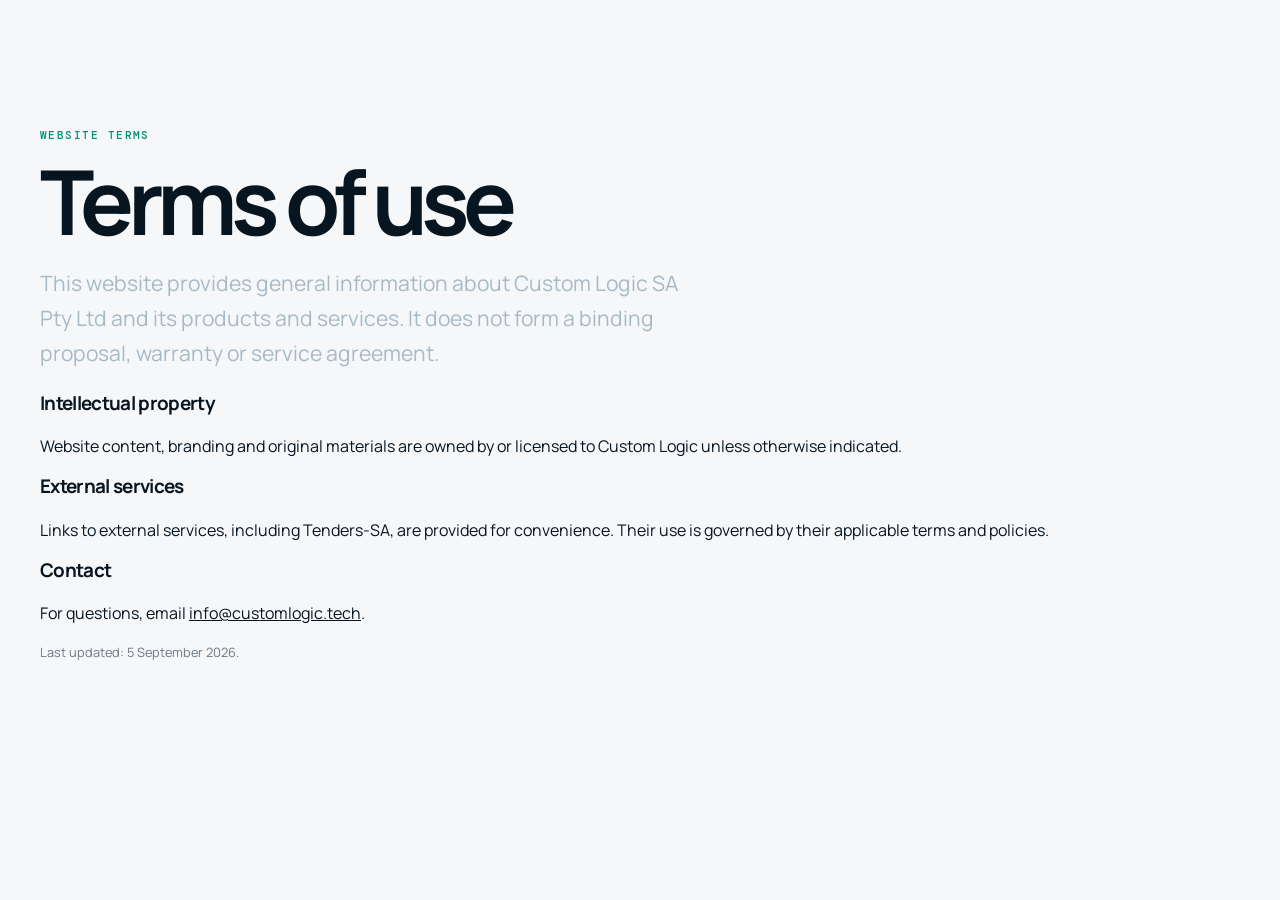
<file: terms/index.html>
<!doctype html><html lang="en"><head><meta charset="utf-8"><meta name="viewport" content="width=device-width,initial-scale=1"><meta name="description" content="Terms for the Custom Logic website."><link rel="canonical" href="https://customlogic.tech/terms/"><title>Terms | Custom Logic</title><link rel="stylesheet" href="/site.css"></head><body><main class="wrap section"><p class="eyebrow">Website terms</p><h1>Terms of use</h1><p class="lead">This website provides general information about Custom Logic SA Pty Ltd and its products and services. It does not form a binding proposal, warranty or service agreement.</p><h3>Intellectual property</h3><p>Website content, branding and original materials are owned by or licensed to Custom Logic unless otherwise indicated.</p><h3>External services</h3><p>Links to external services, including Tenders-SA, are provided for convenience. Their use is governed by their applicable terms and policies.</p><h3>Contact</h3><p>For questions, email <a href="mailto:info@customlogic.tech">info@customlogic.tech</a>.</p><p class="help">Last updated: 5 September 2026.</p></main></body></html>
</file>
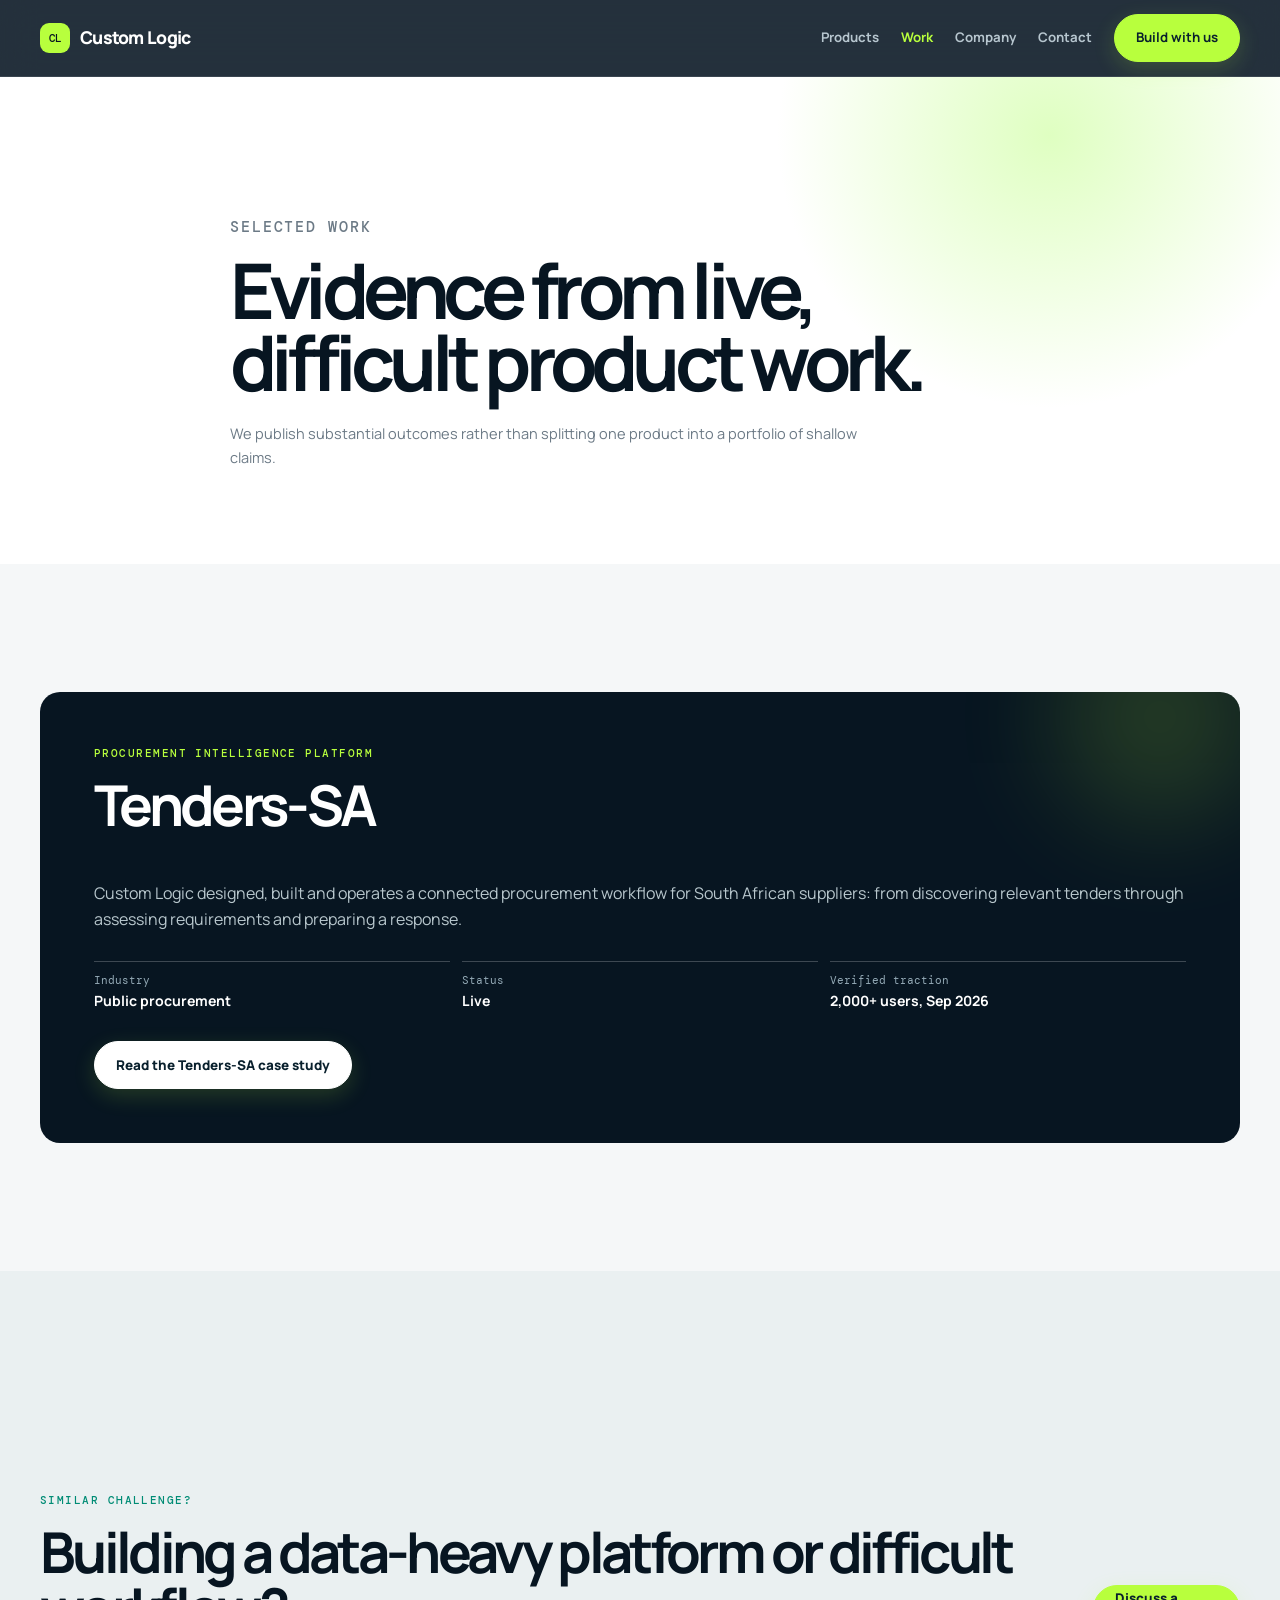
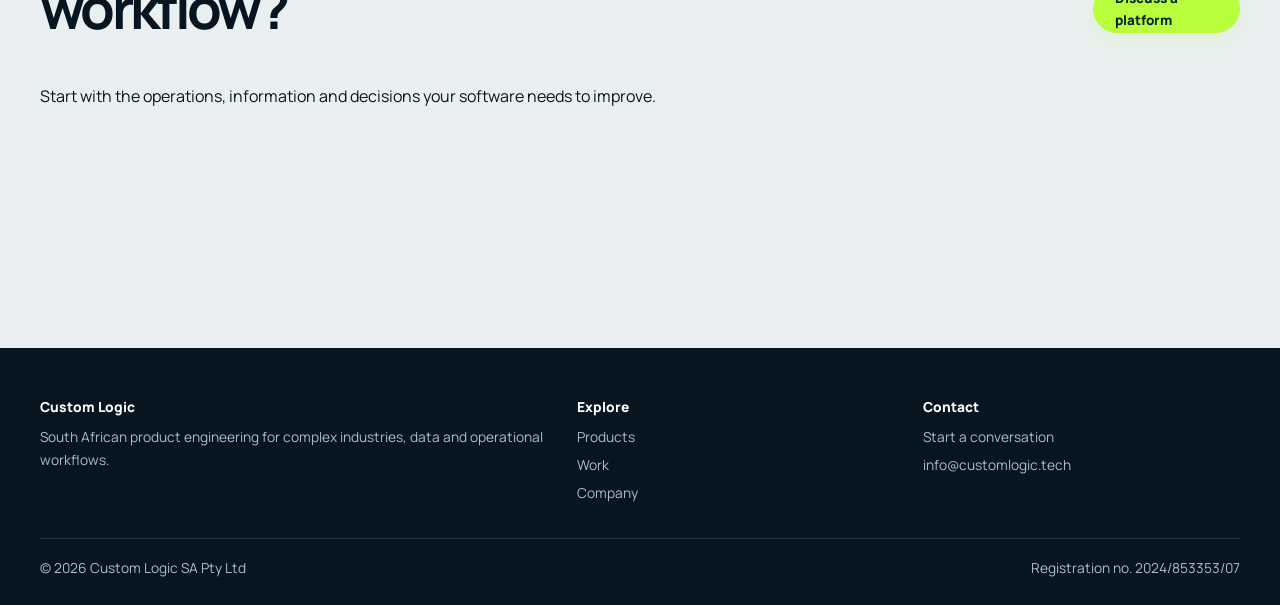
<file: work/index.html>
<!doctype html><html lang="en"><head><meta charset="utf-8"><meta name="viewport" content="width=device-width,initial-scale=1"><meta name="description" content="Significant product engineering work by Custom Logic, beginning with the Tenders-SA procurement intelligence platform."><link rel="canonical" href="https://customlogic.tech/work/"><title>Work | Custom Logic</title><link rel="stylesheet" href="/site.css"></head><body><a class="skip-link" href="#main">Skip to content</a><header class="site-header"><div class="wrap nav"><a class="brand" href="/"><span class="brand-mark">CL</span>Custom Logic</a><button class="menu-button" type="button" data-menu-button aria-controls="primary-navigation" aria-expanded="false">Menu</button><nav id="primary-navigation" class="nav-links" data-menu data-open="false" aria-label="Primary navigation"><a href="/products/">Products</a><a aria-current="page" href="/work/">Work</a><a href="/company/">Company</a><a href="/contact/">Contact</a><a class="button" href="/contact/?intent=build-product">Build with us</a></nav></div></header><main id="main"><section class="page-hero"><div class="wrap page-intro"><p class="eyebrow">Selected work</p><h1>Evidence from live, difficult product work.</h1><p class="lead">We publish substantial outcomes rather than splitting one product into a portfolio of shallow claims.</p></div></section><section class="section"><div class="wrap"><article class="product-panel"><p class="eyebrow">Procurement intelligence platform</p><h2>Tenders-SA</h2><p>Custom Logic designed, built and operates a connected procurement workflow for South African suppliers: from discovering relevant tenders through assessing requirements and preparing a response.</p><div class="product-meta"><div><span>Industry</span><strong>Public procurement</strong></div><div><span>Status</span><strong>Live</strong></div><div><span>Verified traction</span><strong>2,000+ users, Sep 2026</strong></div></div><a class="button light" href="/work/tenders-sa/">Read the Tenders-SA case study</a></article></div></section><section class="section section-muted"><div class="wrap cta"><div class="cta-copy"><p class="eyebrow">Similar challenge?</p><h2>Building a data-heavy platform or difficult workflow?</h2><p>Start with the operations, information and decisions your software needs to improve.</p></div><a class="button" href="/contact/?intent=build-product">Discuss a platform</a></div></section></main><footer><div class="wrap footer-grid"><div><span class="footer-title">Custom Logic</span><p>South African product engineering for complex industries, data and operational workflows.</p></div><div><span class="footer-title">Explore</span><a href="/products/">Products</a><a href="/work/">Work</a><a href="/company/">Company</a></div><div><span class="footer-title">Contact</span><a href="/contact/">Start a conversation</a><a href="mailto:info@customlogic.tech">info@customlogic.tech</a></div></div><div class="wrap footer-bottom"><span>© 2026 Custom Logic SA Pty Ltd</span><span>Registration no. 2024/853353/07</span></div></footer><script src="/site.js"></script></body></html>
</file>
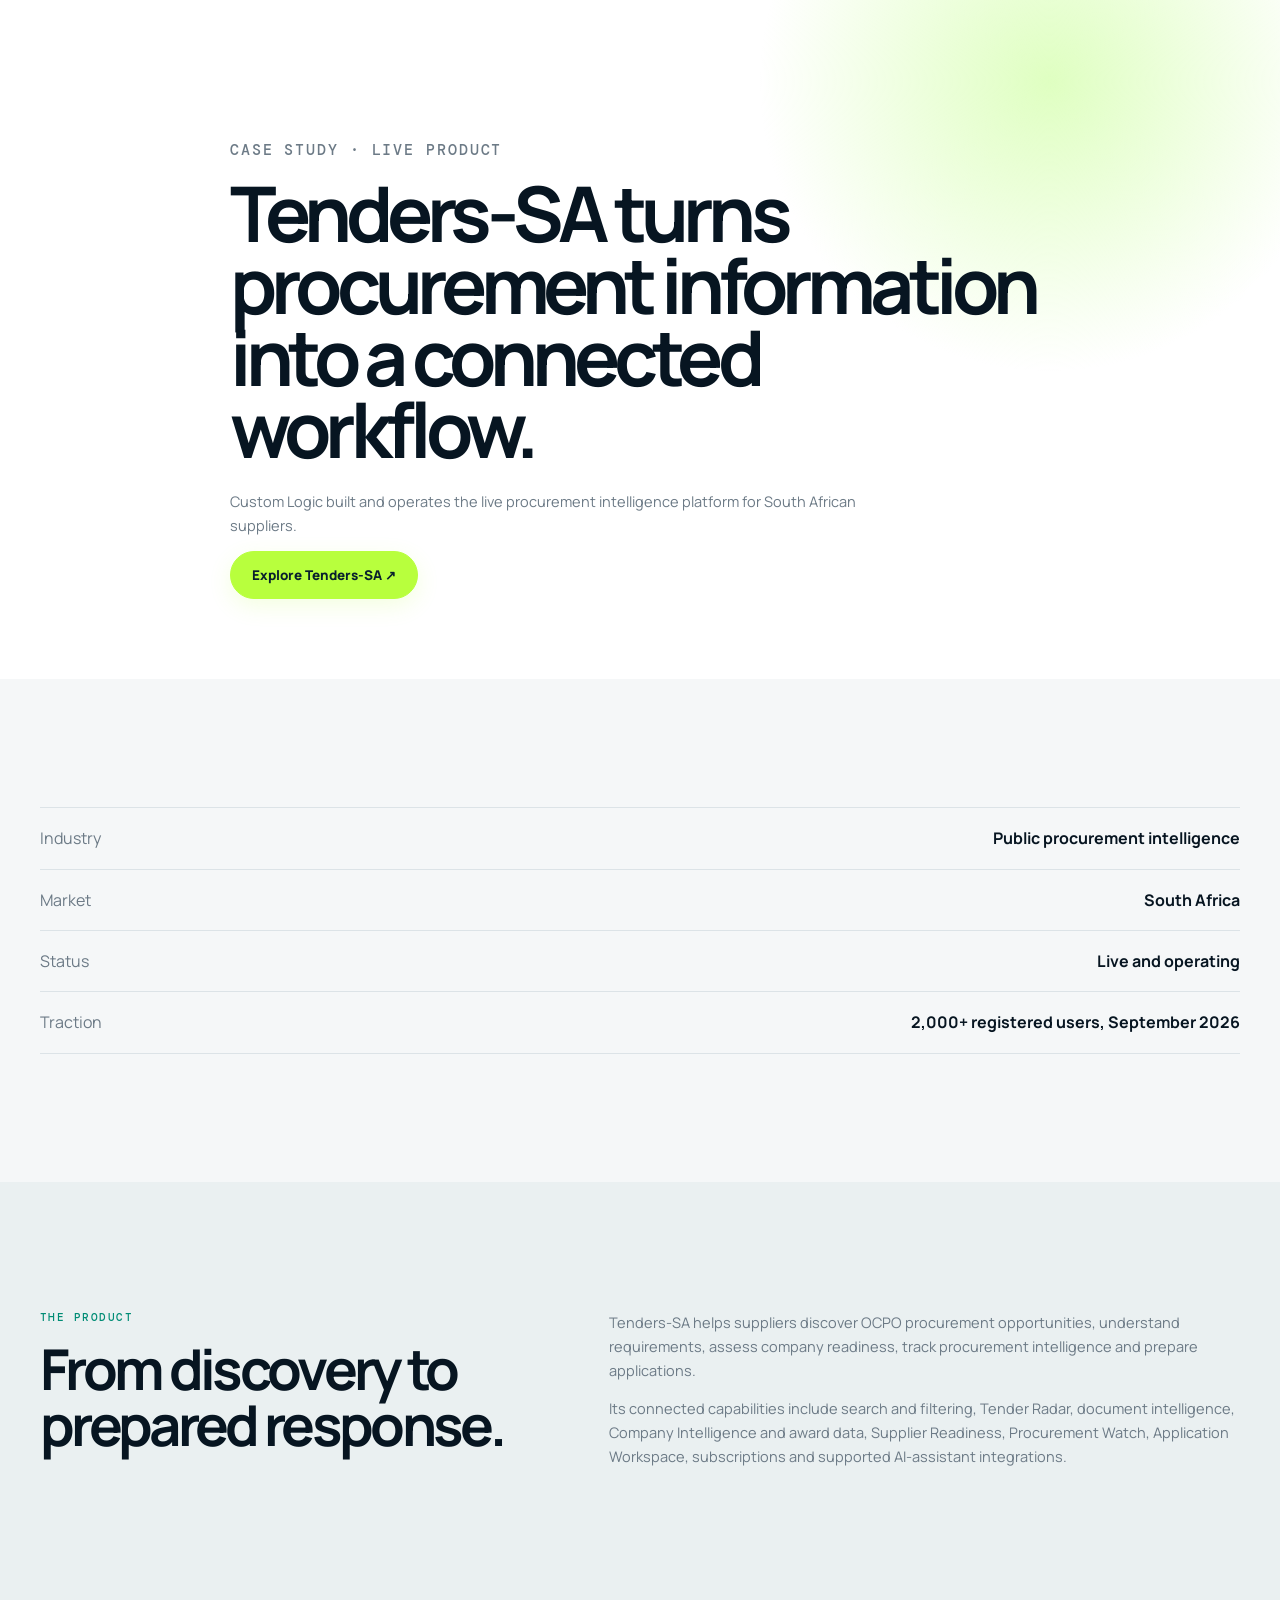
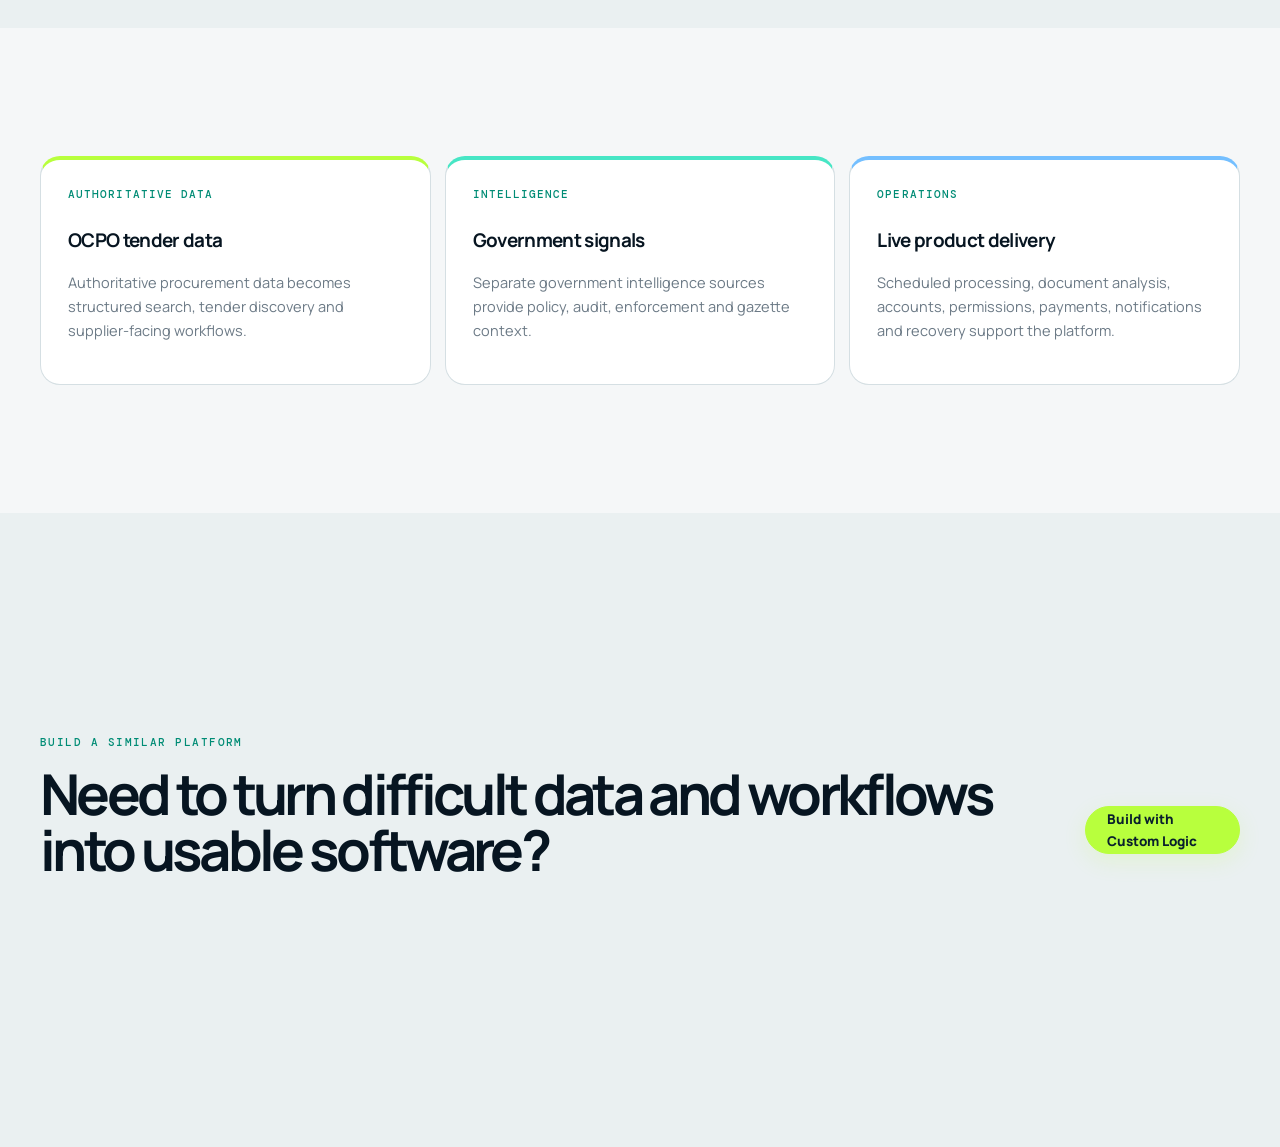
<file: work/tenders-sa/index.html>
<!doctype html><html lang="en"><head><meta charset="utf-8"><meta name="viewport" content="width=device-width,initial-scale=1"><meta name="description" content="How Custom Logic built and operates Tenders-SA, a live procurement intelligence platform."><link rel="canonical" href="https://customlogic.tech/work/tenders-sa/"><title>Tenders-SA case study | Custom Logic</title><link rel="stylesheet" href="/site.css"></head><body><main><section class="page-hero"><div class="wrap page-intro"><p class="eyebrow">Case study · Live product</p><h1>Tenders-SA turns procurement information into a connected workflow.</h1><p class="lead">Custom Logic built and operates the live procurement intelligence platform for South African suppliers.</p><a class="button" href="https://www.tenders-sa.org/">Explore Tenders-SA ↗</a></div></section><section class="section"><div class="wrap company-facts"><div><span>Industry</span><strong>Public procurement intelligence</strong></div><div><span>Market</span><strong>South Africa</strong></div><div><span>Status</span><strong>Live and operating</strong></div><div><span>Traction</span><strong>2,000+ registered users, September 2026</strong></div></div></section><section class="section section-muted"><div class="wrap story"><div><p class="eyebrow">The product</p><h2>From discovery to prepared response.</h2></div><div class="story-copy"><p>Tenders-SA helps suppliers discover OCPO procurement opportunities, understand requirements, assess company readiness, track procurement intelligence and prepare applications.</p><p>Its connected capabilities include search and filtering, Tender Radar, document intelligence, Company Intelligence and award data, Supplier Readiness, Procurement Watch, Application Workspace, subscriptions and supported AI-assistant integrations.</p></div></div></section><section class="section"><div class="wrap card-grid"><article class="card"><span class="card-tag">AUTHORITATIVE DATA</span><h3>OCPO tender data</h3><p>Authoritative procurement data becomes structured search, tender discovery and supplier-facing workflows.</p></article><article class="card"><span class="card-tag">INTELLIGENCE</span><h3>Government signals</h3><p>Separate government intelligence sources provide policy, audit, enforcement and gazette context.</p></article><article class="card"><span class="card-tag">OPERATIONS</span><h3>Live product delivery</h3><p>Scheduled processing, document analysis, accounts, permissions, payments, notifications and recovery support the platform.</p></article></div></section><section class="section section-muted"><div class="wrap cta"><div class="cta-copy"><p class="eyebrow">Build a similar platform</p><h2>Need to turn difficult data and workflows into usable software?</h2></div><a class="button" href="/contact/?intent=build-product">Build with Custom Logic</a></div></section></main></body></html>
</file>
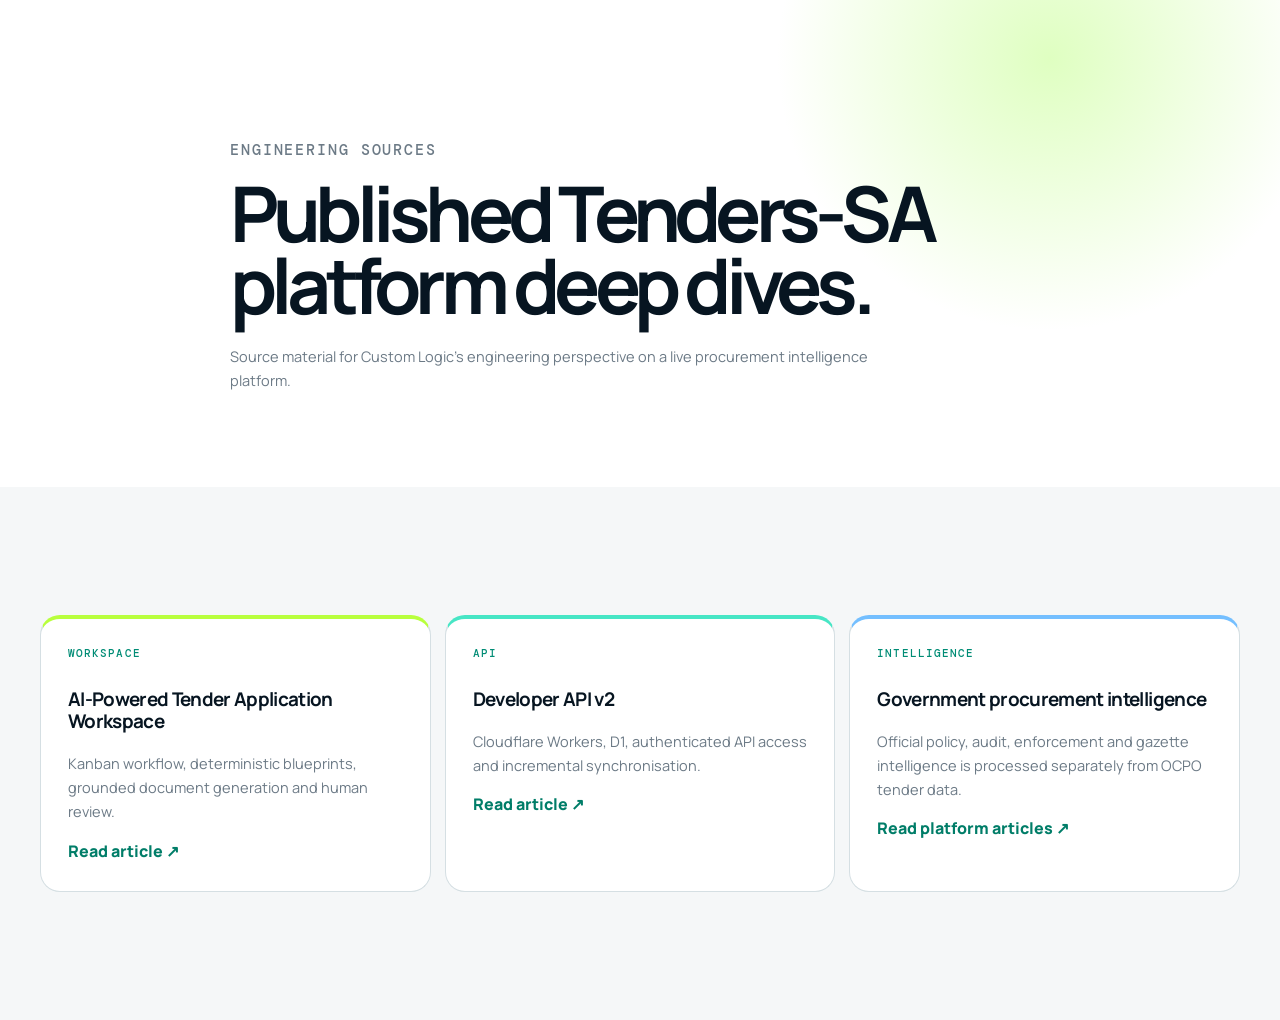
<file: insights/tenders-sa-engineering.html>
<!doctype html><html lang="en"><head><meta charset="utf-8"><meta name="viewport" content="width=device-width,initial-scale=1"><meta name="description" content="Published Tenders-SA engineering articles curated by Custom Logic."><link rel="canonical" href="https://customlogic.tech/insights/tenders-sa-engineering.html"><title>Tenders-SA engineering articles | Custom Logic</title><link rel="stylesheet" href="/site.css"></head><body><main><section class="page-hero"><div class="wrap page-intro"><p class="eyebrow">Engineering sources</p><h1>Published Tenders-SA platform deep dives.</h1><p class="lead">Source material for Custom Logic’s engineering perspective on a live procurement intelligence platform.</p></div></section><section class="section"><div class="wrap card-grid"><article class="card"><span class="card-tag">WORKSPACE</span><h3>AI-Powered Tender Application Workspace</h3><p>Kanban workflow, deterministic blueprints, grounded document generation and human review.</p><a class="link-arrow" href="https://www.tenders-sa.org/blog/building-application-assistance-workspace">Read article ↗</a></article><article class="card"><span class="card-tag">API</span><h3>Developer API v2</h3><p>Cloudflare Workers, D1, authenticated API access and incremental synchronisation.</p><a class="link-arrow" href="https://www.tenders-sa.org/blog/building-developer-api-v2">Read article ↗</a></article><article class="card"><span class="card-tag">INTELLIGENCE</span><h3>Government procurement intelligence</h3><p>Official policy, audit, enforcement and gazette intelligence is processed separately from OCPO tender data.</p><a class="link-arrow" href="https://www.tenders-sa.org/blog">Read platform articles ↗</a></article></div></section></main></body></html>
</file>
<file: site.css>
@import url('https://fonts.googleapis.com/css2?family=DM+Mono:wght@400;500&family=Manrope:wght@400;500;600;700;800&display=swap');
:root{--ink:#071521;--ink2:#0c2435;--paper:#f5f7f8;--white:#fff;--muted:#6c7a86;--line:#dce3e7;--lime:#b8ff3d;--aqua:#47e6c5;--blue:#74bfff;--radius:20px}*{box-sizing:border-box}html{scroll-behavior:smooth}body{margin:0;background:var(--paper);color:var(--ink);font:16px/1.65 Manrope,Arial,sans-serif}a{color:inherit}.wrap{width:min(1200px,calc(100% - 44px));margin:auto}.skip-link{position:absolute;top:-100px;left:20px;z-index:99;background:var(--lime);padding:10px;color:#000}.skip-link:focus{top:10px}.site-header{position:sticky;top:0;z-index:20;background:rgba(7,21,33,.88);backdrop-filter:blur(18px);border-bottom:1px solid rgba(255,255,255,.1)}.nav{min-height:76px;display:flex;justify-content:space-between;align-items:center;gap:20px}.brand{display:flex;align-items:center;gap:10px;color:#fff;text-decoration:none;font-size:1.1rem;font-weight:800;letter-spacing:-.04em}.brand-mark{display:grid;place-items:center;width:30px;height:30px;border-radius:9px;background:var(--lime);color:var(--ink);font:500 .68rem 'DM Mono',monospace}.nav-links{display:flex;align-items:center;gap:22px}.nav-links a{color:#b7c6cf;text-decoration:none;font-size:.83rem;font-weight:700}.nav-links a:hover,.nav-links a[aria-current=page]{color:var(--lime)}.button{display:inline-flex;align-items:center;justify-content:center;min-height:48px;padding:0 21px;border:1px solid var(--lime);border-radius:999px;background:var(--lime);color:#09202d!important;font-size:.84rem;font-weight:800;text-decoration:none;box-shadow:0 7px 22px rgba(184,255,61,.16);transition:transform .2s,box-shadow .2s}.button:hover{transform:translateY(-2px);box-shadow:0 12px 28px rgba(184,255,61,.29)}.button.secondary{border-color:rgba(255,255,255,.28);background:transparent;color:#fff!important;box-shadow:none}.button.light{background:#fff;border-color:#fff}.menu-button{display:none}.section{padding:clamp(76px,10vw,138px) 0}.section-muted{background:#eaf0f1}.eyebrow{margin:0 0 17px;color:#008c75;font:500 .7rem 'DM Mono',monospace;letter-spacing:.13em;text-transform:uppercase}h1,h2,h3,p{margin-top:0}h1{margin-bottom:23px;font-size:clamp(3.3rem,7vw,6.8rem);line-height:.94;letter-spacing:-.075em}h2{font-size:clamp(2.15rem,4.4vw,4.1rem);line-height:1;letter-spacing:-.065em}h3{font-size:1.18rem;line-height:1.18;letter-spacing:-.035em}.lead{max-width:670px;font-size:clamp(1.08rem,1.7vw,1.32rem);color:#a6bac6}.actions{display:flex;gap:12px;flex-wrap:wrap}.hero{position:relative;overflow:hidden;padding:clamp(90px,12vw,165px) 0;background:radial-gradient(circle at 78% 20%,#174455 0,transparent 26%),radial-gradient(circle at 18% 88%,#123844 0,transparent 30%),var(--ink);color:#fff}.hero:before{position:absolute;inset:0;opacity:.23;background-image:linear-gradient(rgba(255,255,255,.11) 1px,transparent 1px),linear-gradient(90deg,rgba(255,255,255,.11) 1px,transparent 1px);background-size:48px 48px;mask-image:linear-gradient(to bottom,black,transparent);content:""}.hero-grid{position:relative;display:grid;grid-template-columns:1.05fr .85fr;align-items:center;gap:clamp(38px,8vw,100px)}.signal{display:flex;align-items:center;gap:10px;margin-top:30px;color:#9fb1bc;font:.76rem 'DM Mono',monospace}.signal:before{width:8px;height:8px;border-radius:50%;background:var(--lime);box-shadow:0 0 0 7px rgba(184,255,61,.13);content:""}.system-map{position:relative;min-height:430px;padding:28px;overflow:hidden;border:1px solid rgba(255,255,255,.17);border-radius:var(--radius);background:linear-gradient(145deg,rgba(36,75,91,.8),rgba(7,21,33,.94));box-shadow:20px 25px 0 rgba(184,255,61,.12),0 32px 80px rgba(0,0,0,.28)}.system-map:after{position:absolute;right:-80px;bottom:-100px;width:270px;height:270px;border:1px solid var(--aqua);border-radius:50%;content:""}.map-caption,.map-status{position:relative;z-index:1;color:#9fb8c6;font:500 .67rem 'DM Mono',monospace;letter-spacing:.08em;text-transform:uppercase}.map-status{position:absolute;right:27px;bottom:23px;color:var(--lime)}.map-grid{position:relative;z-index:1;display:grid;grid-template-columns:1fr 1fr;gap:16px;margin-top:78px}.map-card{min-height:110px;padding:18px;border:1px solid rgba(255,255,255,.16);border-radius:13px;background:rgba(5,18,28,.48);backdrop-filter:blur(8px)}.map-card:nth-child(2){transform:translateY(34px);border-color:var(--aqua)}.map-card:nth-child(3){transform:translateX(38px);border-color:var(--lime)}.map-card strong{display:block;margin-bottom:5px;color:#fff;font:500 .88rem 'DM Mono',monospace}.map-card span{color:#b4c5ce;font-size:.79rem}.proof{display:grid;grid-template-columns:repeat(4,1fr);gap:1px;background:var(--ink);border:1px solid var(--ink);border-radius:var(--radius);overflow:hidden}.proof-item{padding:28px;background:#fff}.proof strong{display:block;margin-bottom:5px;font-size:1.38rem;letter-spacing:-.05em}.proof span,.card p,.story-copy p,.step p,.page-intro p,.contact-copy p{color:var(--muted);font-size:.91rem}.section-heading{max-width:730px;margin-bottom:44px}.product-preview,.story,.contact-layout{display:grid;grid-template-columns:.85fr 1.15fr;gap:clamp(35px,8vw,110px)}.product-panel{position:relative;overflow:hidden;padding:clamp(30px,5vw,54px);border-radius:var(--radius);background:var(--ink);color:#fff}.product-panel:after{position:absolute;right:-25px;top:-80px;width:210px;height:210px;border-radius:50%;background:var(--lime);filter:blur(55px);opacity:.16;content:""}.product-panel p{color:#b8c7cd}.product-panel .eyebrow{color:var(--lime)}.product-meta{display:grid;grid-template-columns:repeat(3,1fr);gap:12px;margin:28px 0}.product-meta div{border-top:1px solid rgba(255,255,255,.22);padding-top:11px}.product-meta span{display:block;color:#95abb7;font:.68rem 'DM Mono',monospace}.product-meta strong{font-size:.88rem}.link-arrow{color:#007d68;font-weight:800;text-decoration:none}.product-panel .link-arrow{color:var(--lime)}.card-grid{display:grid;grid-template-columns:repeat(3,1fr);gap:14px}.card{min-height:225px;padding:27px;border:1px solid #d5dfe3;border-radius:var(--radius);background:#fff;transition:transform .2s,box-shadow .2s}.card:hover{transform:translateY(-5px);box-shadow:0 20px 38px rgba(7,21,33,.11)}.card:nth-child(3n+1){border-top:4px solid var(--lime)}.card:nth-child(3n+2){border-top:4px solid var(--aqua)}.card:nth-child(3n){border-top:4px solid var(--blue)}.card-tag,.step-num{display:block;margin-bottom:28px;color:#008c75;font:500 .67rem 'DM Mono',monospace;letter-spacing:.1em}.method{display:grid;grid-template-columns:.75fr 1.25fr;gap:clamp(35px,8vw,110px)}.steps{display:grid;grid-template-columns:repeat(2,1fr);gap:28px}.step{padding-top:17px;border-top:2px solid var(--ink)}.step:nth-child(2n){border-color:#00a78b}.company-facts{border-block:1px solid var(--line)}.company-facts div{display:flex;justify-content:space-between;gap:20px;padding:17px 0;border-bottom:1px solid var(--line)}.company-facts div:last-child{border:0}.company-facts span{color:var(--muted)}.cta{display:flex;align-items:center;justify-content:space-between;gap:25px;padding:clamp(56px,8vw,94px) 0}.page-hero{padding:clamp(80px,11vw,145px) 0 80px;background:radial-gradient(circle at 82% 12%,#dfffc1,transparent 24%),#fff}.page-intro{max-width:820px}.page-intro .lead{color:var(--muted)}.page-intro h1{font-size:clamp(3rem,6vw,5.8rem)}.form-shell{padding:clamp(25px,5vw,52px);border-radius:var(--radius);background:#fff;box-shadow:0 20px 50px rgba(7,21,33,.08)}.field-grid{display:grid;grid-template-columns:1fr 1fr;gap:18px}.field{display:grid;gap:6px;margin-bottom:17px}.field.full{grid-column:1/-1}.field label{font-weight:800;font-size:.85rem}.field input,.field select,.field textarea{padding:12px;border:1px solid #cbd8dd;border-radius:10px;font:inherit}.field textarea{min-height:130px}.help,.error{color:var(--muted);font-size:.8rem}.checkbox{display:flex;gap:10px;margin:8px 0 20px}.form-status{margin-top:18px;padding:14px;border-left:3px solid #00a78b;background:#e5fff6}footer{background:var(--ink);color:#aebec7;padding:48px 0 26px;font-size:.86rem}.footer-grid{display:grid;grid-template-columns:1.6fr 1fr 1fr;gap:30px}.footer-title{display:block;color:#fff;font-weight:800;margin-bottom:8px}.footer-grid a{display:block;margin:5px 0;text-decoration:none}.footer-bottom{display:flex;justify-content:space-between;margin-top:28px;padding-top:18px;border-top:1px solid rgba(255,255,255,.13)}:focus-visible{outline:3px solid var(--lime);outline-offset:3px}@media(max-width:850px){.hero-grid,.product-preview,.story,.method,.contact-layout{grid-template-columns:1fr}.proof{grid-template-columns:repeat(2,1fr)}.card-grid{grid-template-columns:repeat(2,1fr)}.footer-grid{grid-template-columns:1fr 1fr}}@media(max-width:680px){.wrap{width:min(100% - 30px,600px)}.nav{min-height:65px}.nav-links{gap:12px}.nav-links a:not(.button){display:none}.hero{padding-top:75px}.card-grid,.steps,.field-grid,.proof{grid-template-columns:1fr}.map-card:nth-child(2),.map-card:nth-child(3){transform:none}.product-meta{grid-template-columns:1fr}.cta,.footer-bottom{align-items:flex-start;flex-direction:column}.footer-grid{grid-template-columns:1fr}}@media(prefers-reduced-motion:reduce){html{scroll-behavior:auto}.button,.card{transition:none}}
</file>
